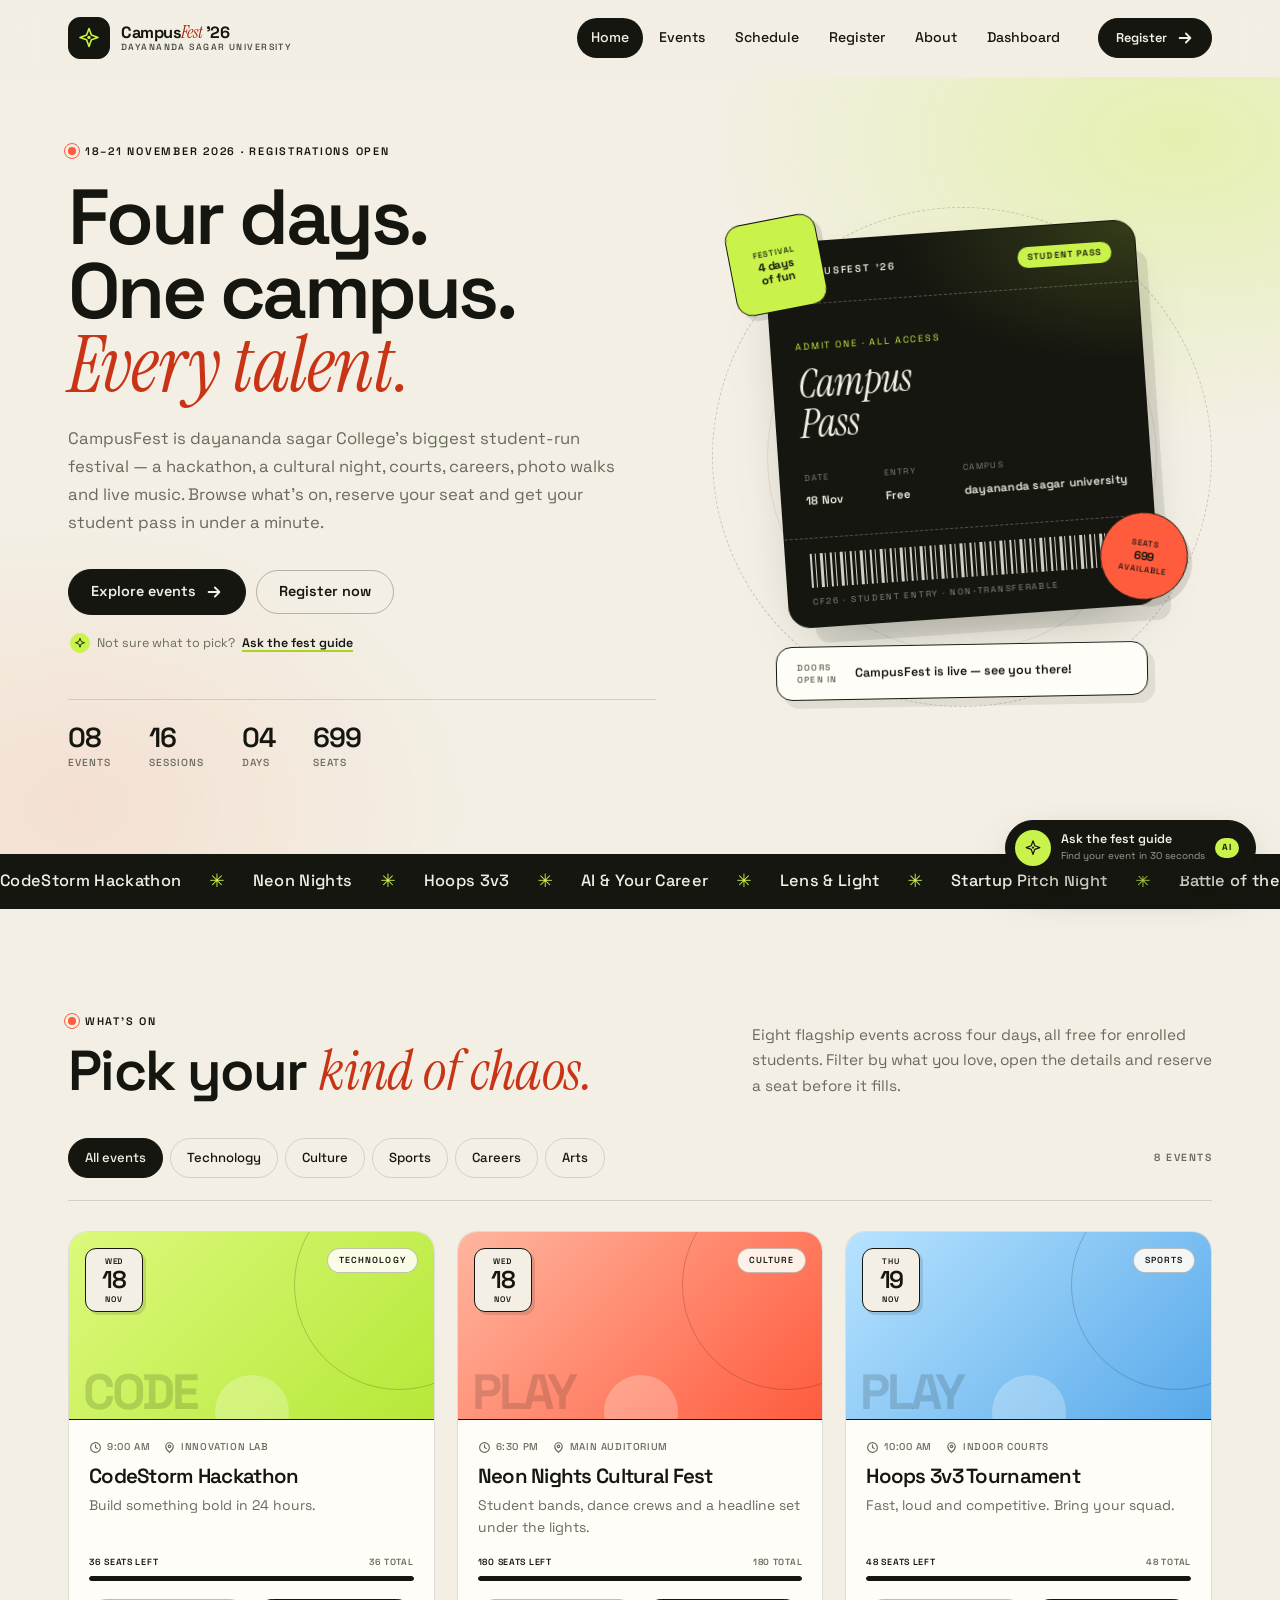
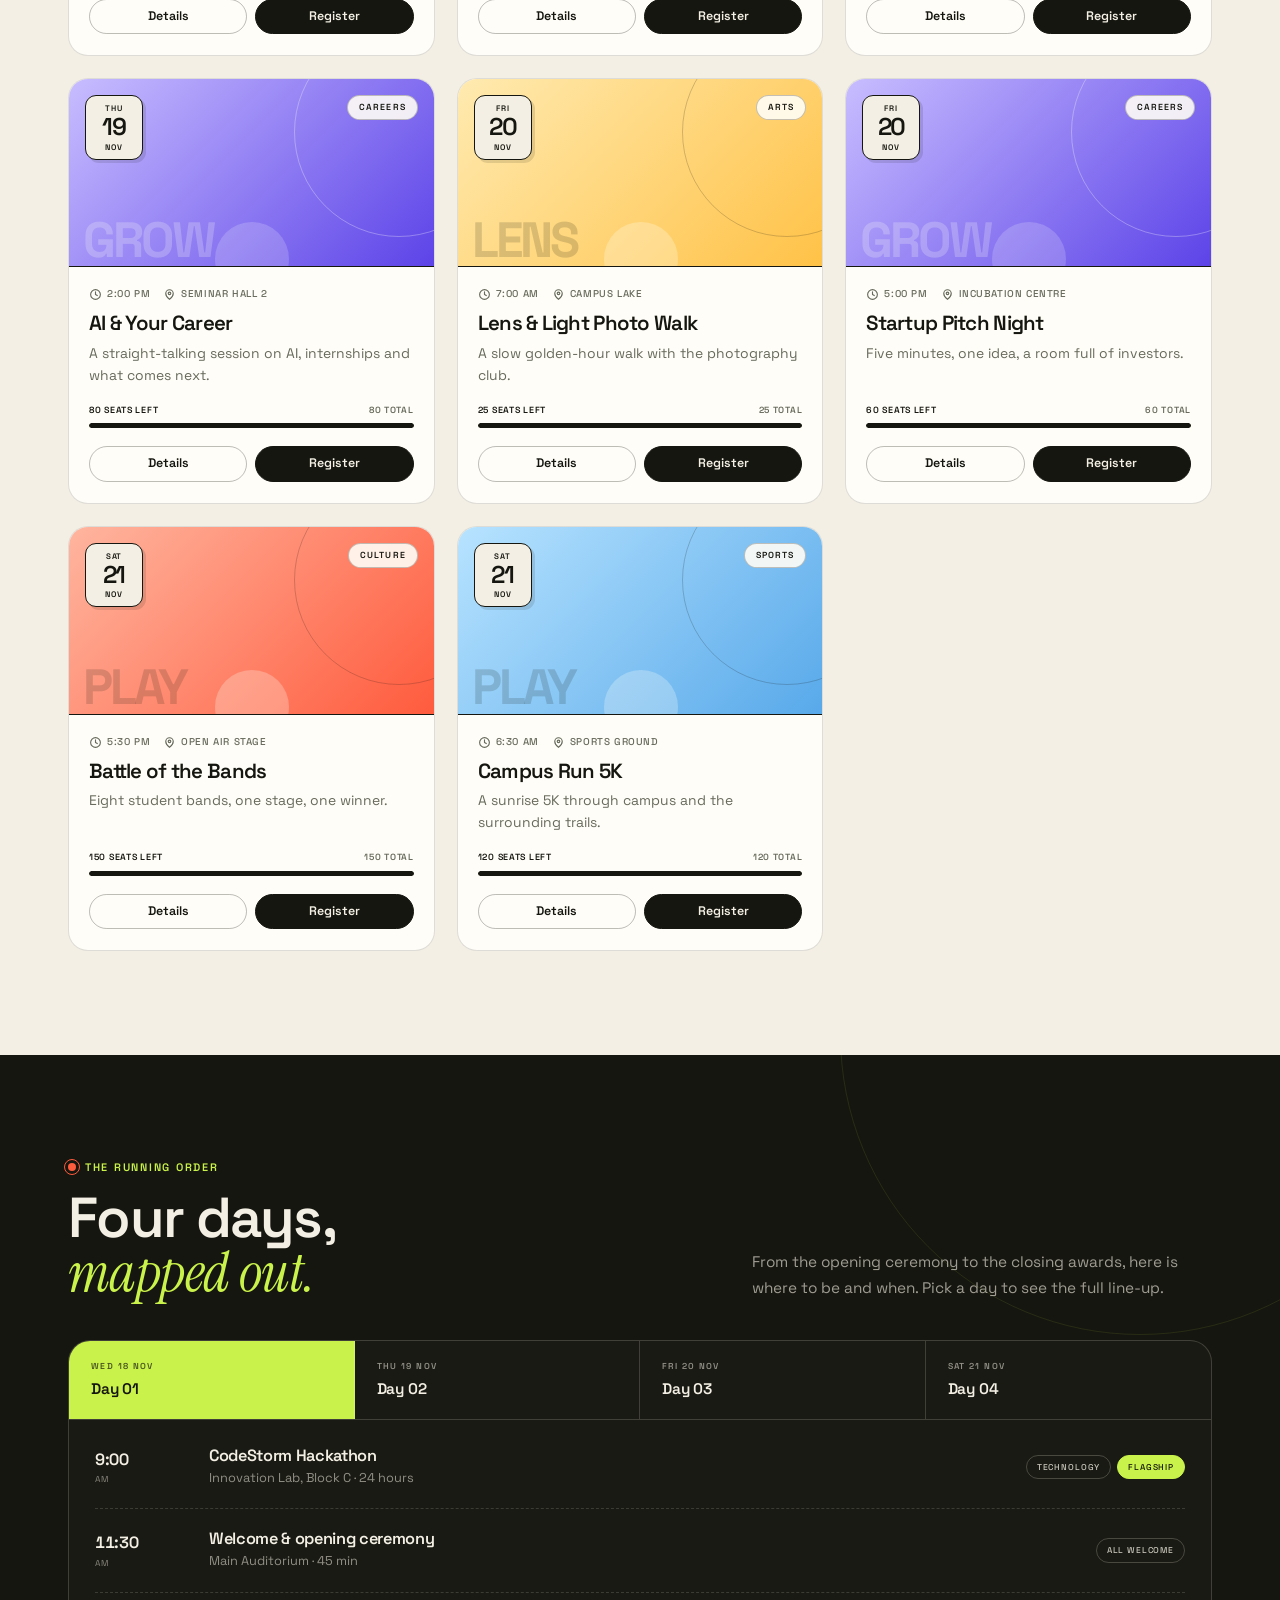
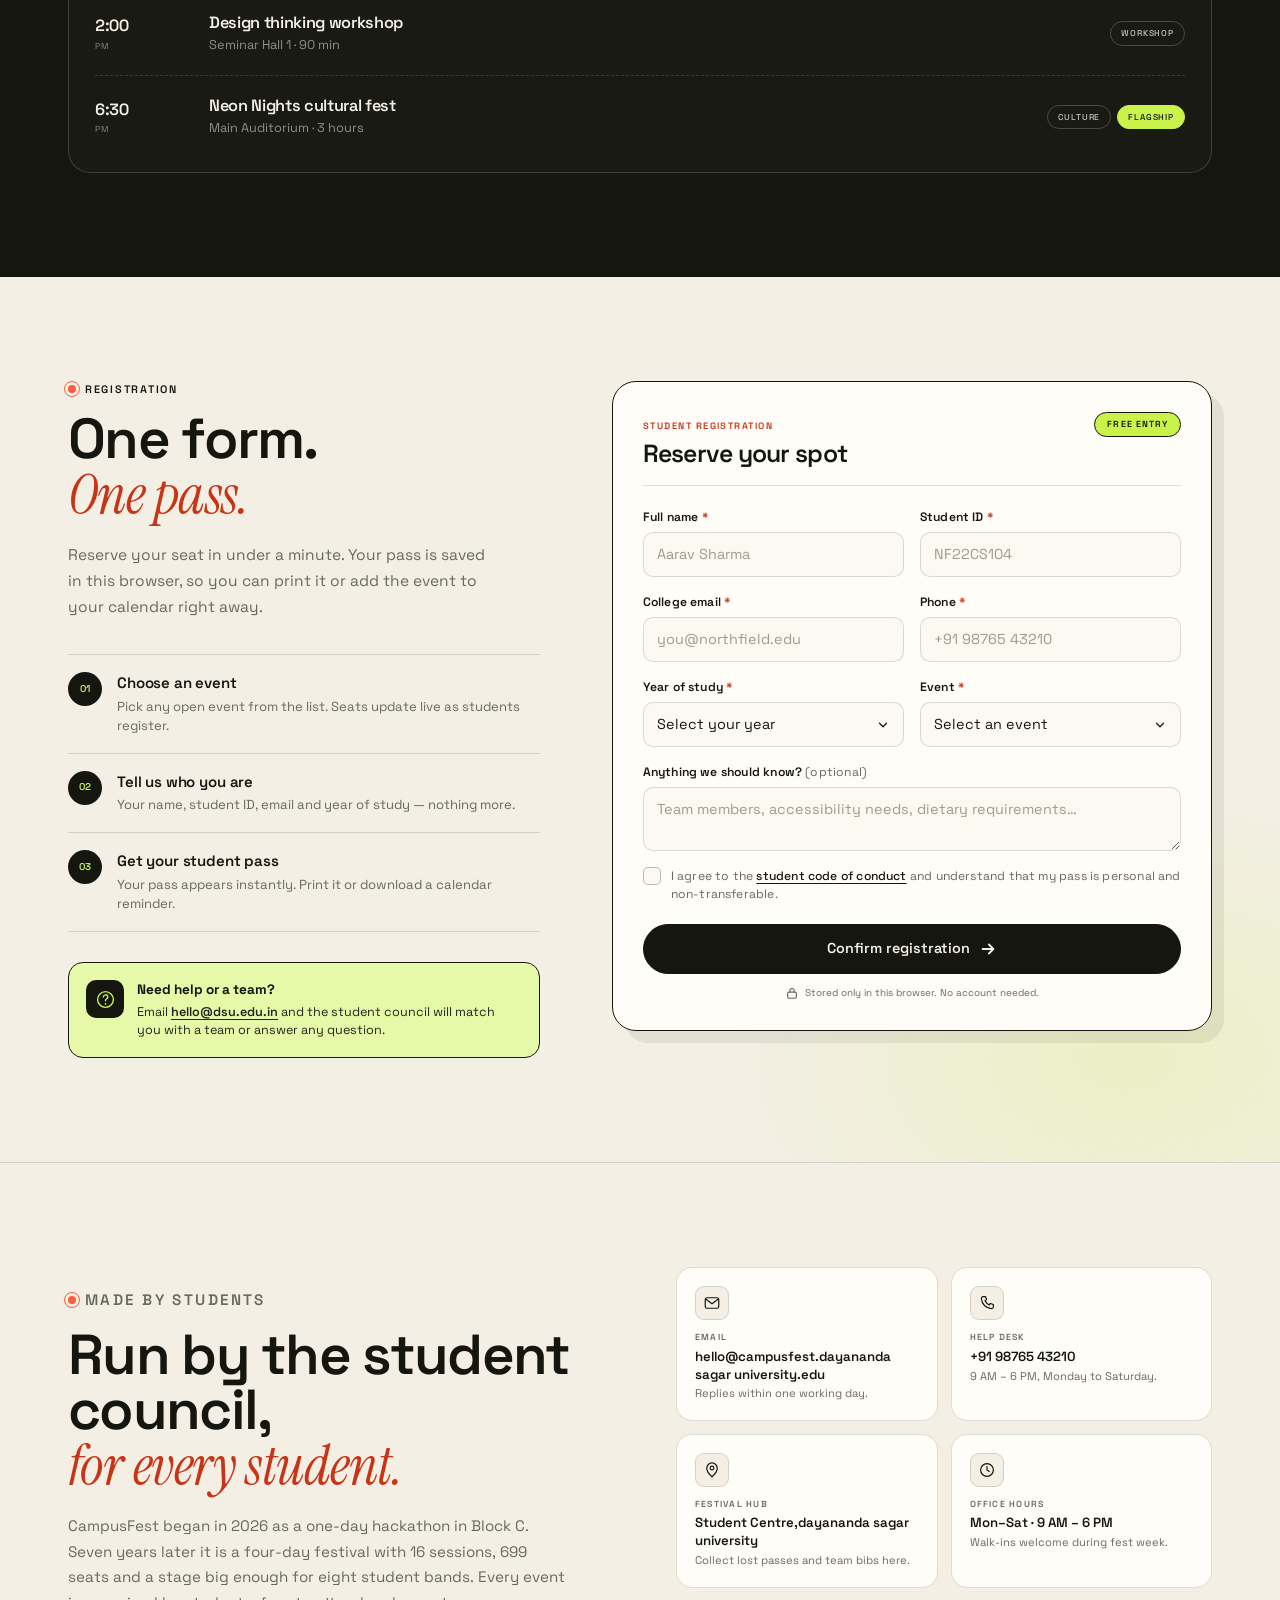
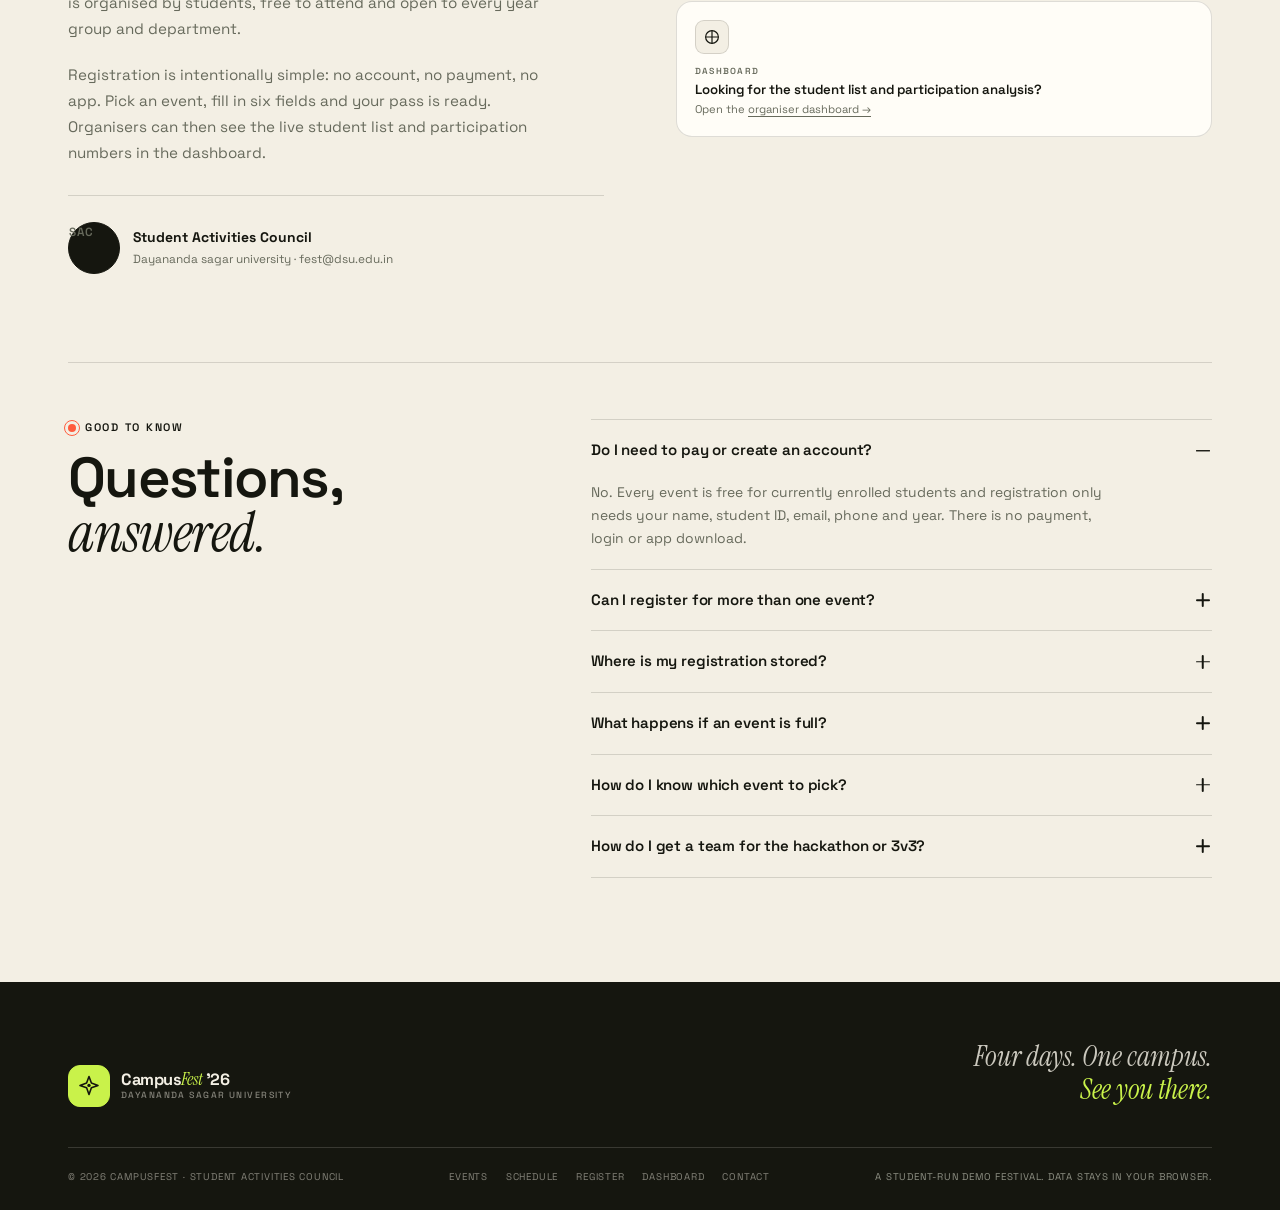
<file: index.html>
<!DOCTYPE html>
<html lang="en">
<head>
  <meta charset="utf-8">
  <meta name="viewport" content="width=device-width, initial-scale=1">
  <meta name="description" content="CampusFest '26 — Dayananda sagar university four-day festival of technology, culture, sport, careers and arts. Browse events, check the schedule and register as a student.">
  <title>CampusFest '26 — Dayananda sagar university</title>
  <link rel="preconnect" href="https://fonts.googleapis.com">
  <link rel="preconnect" href="https://fonts.gstatic.com" crossorigin>
  <link href="https://fonts.googleapis.com/css2?family=Instrument+Serif:ital@0;1&family=Space+Grotesk:wght@400;500;600;700&display=swap" rel="stylesheet">
  <link rel="stylesheet" href="styles.css?v=4">
  <link rel="stylesheet" href="chatbot.css?v=3">
</head>
<body>
  <a class="skip-link" href="#main">Skip to content</a>
  <div class="scroll-progress" aria-hidden="true"><span id="scrollBar"></span></div>

  <!-- ======================================================
       Header
       ====================================================== -->
  <header class="site-header">
    <div class="container header-inner">
      <a class="brand" href="#home">
        <span class="brand-mark" aria-hidden="true">
          <svg viewBox="0 0 24 24" fill="none">
            <path d="M12 2.5 14.4 9l6.6 2.4-6.6 2.4L12 20.5 9.6 13.8 3 11.4 9.6 9 12 2.5Z" stroke="currentColor" stroke-width="1.6" stroke-linejoin="round"/>
            <circle cx="12" cy="11.4" r="1.7" fill="currentColor"/>
          </svg>
        </span>
        <span class="brand-text">
          <span class="brand-name">Campus<em>Fest</em> '26</span>
          <span class="brand-sub">Dayananda sagar university</span>
        </span>
      </a>

      <nav class="nav" id="primaryNav" aria-label="Main navigation">
        <a class="nav-link is-active" href="#home">Home</a>
        <a class="nav-link" href="#events">Events</a>
        <a class="nav-link" href="#schedule">Schedule</a>
        <a class="nav-link" href="#register">Register</a>
        <a class="nav-link" href="#about">About</a>
        <a class="nav-link" href="admin.html">Dashboard</a>
      </nav>

      <div class="header-actions">
        <a class="btn btn-dark btn-sm header-cta" href="#register">
          Register
          <svg viewBox="0 0 20 20" fill="none" aria-hidden="true"><path d="M4 10h12M11 5l5 5-5 5" stroke="currentColor" stroke-width="2" stroke-linecap="round" stroke-linejoin="round"/></svg>
        </a>
        <button class="menu-toggle" id="menuToggle" type="button" aria-expanded="false" aria-controls="primaryNav" aria-label="Open menu">
          <span></span>
          <span></span>
        </button>
      </div>
    </div>
  </header>

  <main id="main">
    <!-- ====================================================
         Hero
         ==================================================== -->
    <section class="hero" id="home">
      <div class="container hero-grid">
        <div class="hero-copy">
          <p class="eyebrow hero-eyebrow"><span class="live-dot" aria-hidden="true"></span>18–21 November 2026 · registrations open</p>
          <h1>Four days.<br>One campus.<br><em>Every talent.</em></h1>
          <p class="hero-lede">CampusFest is dayananda sagar College's biggest student-run festival — a hackathon, a cultural night, courts, careers, photo walks and live music. Browse what's on, reserve your seat and get your student pass in under a minute.</p>
          <div class="hero-actions">
            <a class="btn btn-dark" href="#events">
              Explore events
              <svg viewBox="0 0 20 20" fill="none" aria-hidden="true"><path d="M4 10h12M11 5l5 5-5 5" stroke="currentColor" stroke-width="2" stroke-linecap="round" stroke-linejoin="round"/></svg>
            </a>
            <a class="btn btn-outline" href="#register">Register now</a>
          </div>
          <button class="hero-guide" type="button" data-chat-open>
            <span class="hero-guide-spark" aria-hidden="true">
              <svg viewBox="0 0 24 24" fill="none"><path d="M12 2.5 14.4 9l6.6 2.4-6.6 2.4L12 20.5 9.6 13.8 3 11.4 9.6 9 12 2.5Z" stroke="currentColor" stroke-width="1.8" stroke-linejoin="round"/></svg>
            </span>
            Not sure what to pick? <strong>Ask the fest guide</strong>
          </button>
          <div class="hero-stats">
            <div class="stat"><strong>08</strong><span>Events</span></div>
            <div class="stat"><strong>16</strong><span>Sessions</span></div>
            <div class="stat"><strong>04</strong><span>Days</span></div>
            <div class="stat"><strong>699</strong><span>Seats</span></div>
          </div>
        </div>

        <div class="hero-visual" aria-hidden="true">
          <span class="hero-orbit orbit-one"></span>
          <span class="hero-orbit orbit-two"></span>

          <div class="sticker sticker-lime">
            <span>Festival</span>
            <strong>4 days<br>of fun</strong>
          </div>

          <div class="pass">
            <div class="pass-head">
              <span>CampusFest '26</span>
              <span class="pass-type">Student pass</span>
            </div>
            <div class="pass-body">
              <span class="pass-kicker">Admit one · all access</span>
              <div class="pass-name">Campus<br>Pass</div>
              <div class="pass-details">
                <div><span>Date</span><strong>18 Nov</strong></div>
                <div><span>Entry</span><strong>Free</strong></div>
                <div><span>Campus</span><strong>dayananda sagar university</strong></div>
              </div>
            </div>
            <div class="pass-stub">
              <span class="pass-barcode"></span>
              <span class="pass-serial">CF26 · Student entry · Non-transferable</span>
            </div>
          </div>

          <div class="sticker sticker-coral">
            <span>Seats</span>
            <strong>699</strong>
            <span>available</span>
          </div>

          <div class="countdown-card">
            <span class="countdown-label">Doors<br>open in</span>
            <div class="countdown" id="countdown" role="timer" aria-live="off">
              <div><strong data-unit="days">00</strong><span>Days</span></div>
              <div><strong data-unit="hours">00</strong><span>Hours</span></div>
              <div><strong data-unit="minutes">00</strong><span>Mins</span></div>
              <div><strong data-unit="seconds">00</strong><span>Secs</span></div>
            </div>
          </div>
        </div>
      </div>
    </section>

    <!-- ====================================================
         Ticker
         ==================================================== -->
    <div class="ticker" aria-hidden="true">
      <div class="ticker-track">
        <span>CodeStorm Hackathon</span><i>✳</i>
        <span>Neon Nights</span><i>✳</i>
        <span>Hoops 3v3</span><i>✳</i>
        <span>AI &amp; Your Career</span><i>✳</i>
        <span>Lens &amp; Light</span><i>✳</i>
        <span>Startup Pitch Night</span><i>✳</i>
        <span>Battle of the Bands</span><i>✳</i>
        <span>Campus Run 5K</span><i>✳</i>
        <span>Free for students</span><i>✳</i>
        <span>CodeStorm Hackathon</span><i>✳</i>
        <span>Neon Nights</span><i>✳</i>
        <span>Hoops 3v3</span><i>✳</i>
        <span>AI &amp; Your Career</span><i>✳</i>
        <span>Lens &amp; Light</span><i>✳</i>
        <span>Startup Pitch Night</span><i>✳</i>
        <span>Battle of the Bands</span><i>✳</i>
        <span>Campus Run 5K</span><i>✳</i>
        <span>Free for students</span><i>✳</i>
      </div>
    </div>

    <!-- ====================================================
         Events
         ==================================================== -->
    <section class="section events" id="events">
      <div class="container">
        <div class="section-head reveal">
          <div>
            <p class="eyebrow"><span class="live-dot" aria-hidden="true"></span>What's on</p>
            <h2>Pick your <em>kind of chaos.</em></h2>
          </div>
          <p class="section-lede">Eight flagship events across four days, all free for enrolled students. Filter by what you love, open the details and reserve a seat before it fills.</p>
        </div>

        <div class="filter-row reveal">
          <div class="filters" role="group" aria-label="Filter events by category">
            <button class="filter is-active" type="button" data-filter="all" aria-pressed="true">All events</button>
            <button class="filter" type="button" data-filter="technology" aria-pressed="false">Technology</button>
            <button class="filter" type="button" data-filter="culture" aria-pressed="false">Culture</button>
            <button class="filter" type="button" data-filter="sports" aria-pressed="false">Sports</button>
            <button class="filter" type="button" data-filter="careers" aria-pressed="false">Careers</button>
            <button class="filter" type="button" data-filter="arts" aria-pressed="false">Arts</button>
          </div>
          <span class="result-count" id="resultCount">8 events</span>
        </div>

        <div class="event-grid" id="eventGrid"></div>
        <p class="empty-state" id="emptyState" hidden>No events in this category yet — try another filter.</p>
      </div>
    </section>

    <!-- ====================================================
         Schedule
         ==================================================== -->
    <section class="section schedule" id="schedule">
      <div class="container">
        <div class="section-head section-head-light reveal">
          <div>
            <p class="eyebrow eyebrow-light"><span class="live-dot" aria-hidden="true"></span>The running order</p>
            <h2>Four days,<br><em>mapped out.</em></h2>
          </div>
          <p class="section-lede">From the opening ceremony to the closing awards, here is where to be and when. Pick a day to see the full line-up.</p>
        </div>

        <div class="schedule-shell reveal">
          <div class="day-tabs" role="tablist" aria-label="Schedule by day">
            <button class="day-tab is-active" type="button" role="tab" data-day="day1" id="day1-tab" aria-controls="day1-panel" aria-selected="true">
              <span>Wed 18 Nov</span><strong>Day 01</strong>
            </button>
            <button class="day-tab" type="button" role="tab" data-day="day2" id="day2-tab" aria-controls="day2-panel" aria-selected="false" tabindex="-1">
              <span>Thu 19 Nov</span><strong>Day 02</strong>
            </button>
            <button class="day-tab" type="button" role="tab" data-day="day3" id="day3-tab" aria-controls="day3-panel" aria-selected="false" tabindex="-1">
              <span>Fri 20 Nov</span><strong>Day 03</strong>
            </button>
            <button class="day-tab" type="button" role="tab" data-day="day4" id="day4-tab" aria-controls="day4-panel" aria-selected="false" tabindex="-1">
              <span>Sat 21 Nov</span><strong>Day 04</strong>
            </button>
          </div>
          <div class="day-panel is-active" data-panel="day1" id="day1-panel" role="tabpanel" aria-labelledby="day1-tab"></div>
          <div class="day-panel" data-panel="day2" id="day2-panel" role="tabpanel" aria-labelledby="day2-tab" hidden></div>
          <div class="day-panel" data-panel="day3" id="day3-panel" role="tabpanel" aria-labelledby="day3-tab" hidden></div>
          <div class="day-panel" data-panel="day4" id="day4-panel" role="tabpanel" aria-labelledby="day4-tab" hidden></div>
        </div>
      </div>
    </section>

    <!-- ====================================================
         Registration
         ==================================================== -->
    <section class="section register" id="register">
      <div class="container register-grid">
        <div class="register-intro reveal">
          <p class="eyebrow"><span class="live-dot" aria-hidden="true"></span>Registration</p>
          <h2>One form.<br><em>One pass.</em></h2>
          <p class="register-lede">Reserve your seat in under a minute. Your pass is saved in this browser, so you can print it or add the event to your calendar right away.</p>

          <ol class="steps">
            <li>
              <span class="step-num">01</span>
              <div><strong>Choose an event</strong><p>Pick any open event from the list. Seats update live as students register.</p></div>
            </li>
            <li>
              <span class="step-num">02</span>
              <div><strong>Tell us who you are</strong><p>Your name, student ID, email and year of study — nothing more.</p></div>
            </li>
            <li>
              <span class="step-num">03</span>
              <div><strong>Get your student pass</strong><p>Your pass appears instantly. Print it or download a calendar reminder.</p></div>
            </li>
          </ol>

          <div class="help-card">
            <span class="help-icon" aria-hidden="true">
              <svg viewBox="0 0 24 24" fill="none"><path d="M12 21a9 9 0 1 0 0-18 9 9 0 0 0 0 18Z" stroke="currentColor" stroke-width="1.6"/><path d="M9.6 9.2a2.5 2.5 0 1 1 3.4 2.3c-.7.3-1 .9-1 1.7v.3" stroke="currentColor" stroke-width="1.6" stroke-linecap="round"/><circle cx="12" cy="17" r="1" fill="currentColor"/></svg>
            </span>
            <div>
              <strong>Need help or a team?</strong>
              <p>Email <a href="mailto:hello@dsu.edu.in">hello@dsu.edu.in</a> and the student council will match you with a team or answer any question.</p>
            </div>
          </div>
        </div>

        <div class="form-card reveal" id="formCard">
          <div class="form-head">
            <div>
              <span class="form-kicker">Student registration</span>
              <h3>Reserve your spot</h3>
            </div>
            <span class="form-badge">Free entry</span>
          </div>

          <form id="registrationForm" novalidate>
            <div class="form-alert" id="formAlert" role="alert" hidden></div>

            <div class="field-row">
              <div class="field">
                <label for="fullName">Full name <span class="req">*</span></label>
                <input id="fullName" name="fullName" type="text" autocomplete="name" placeholder="Aarav Sharma" required>
                <p class="field-error" id="fullNameError"></p>
              </div>
              <div class="field">
                <label for="studentId">Student ID <span class="req">*</span></label>
                <input id="studentId" name="studentId" type="text" placeholder="NF22CS104" required>
                <p class="field-error" id="studentIdError"></p>
              </div>
            </div>

            <div class="field-row">
              <div class="field">
                <label for="email">College email <span class="req">*</span></label>
                <input id="email" name="email" type="email" autocomplete="email" placeholder="you@northfield.edu" required>
                <p class="field-error" id="emailError"></p>
              </div>
              <div class="field">
                <label for="phone">Phone <span class="req">*</span></label>
                <input id="phone" name="phone" type="tel" autocomplete="tel" placeholder="+91 98765 43210" required>
                <p class="field-error" id="phoneError"></p>
              </div>
            </div>

            <div class="field-row">
              <div class="field">
                <label for="year">Year of study <span class="req">*</span></label>
                <select id="year" name="year" required>
                  <option value="">Select your year</option>
                  <option value="1st year">1st year</option>
                  <option value="2nd year">2nd year</option>
                  <option value="3rd year">3rd year</option>
                  <option value="4th year">4th year</option>
                  <option value="Postgraduate">Postgraduate</option>
                </select>
                <p class="field-error" id="yearError"></p>
              </div>
              <div class="field">
                <label for="eventSelect">Event <span class="req">*</span></label>
                <select id="eventSelect" name="eventId" required>
                  <option value="">Select an event</option>
                </select>
                <p class="field-error" id="eventSelectError"></p>
              </div>
            </div>

            <div class="field">
              <label for="notes">Anything we should know? <span class="optional">(optional)</span></label>
              <textarea id="notes" name="notes" rows="2" placeholder="Team members, accessibility needs, dietary requirements…"></textarea>
            </div>

            <div class="check-field">
              <label class="check" for="terms">
                <input id="terms" name="terms" type="checkbox" required>
                <span>I agree to the <a href="#about">student code of conduct</a> and understand that my pass is personal and non-transferable.</span>
              </label>
              <p class="field-error" id="termsError"></p>
            </div>

            <button class="btn btn-dark btn-block btn-submit" type="submit">
              Confirm registration
              <svg viewBox="0 0 20 20" fill="none" aria-hidden="true"><path d="M4 10h12M11 5l5 5-5 5" stroke="currentColor" stroke-width="2" stroke-linecap="round" stroke-linejoin="round"/></svg>
            </button>
            <p class="form-footnote">
              <svg viewBox="0 0 16 16" fill="none" aria-hidden="true"><rect x="3" y="7" width="10" height="7" rx="1.6" stroke="currentColor" stroke-width="1.3"/><path d="M5.5 7V5.4a2.5 2.5 0 0 1 5 0V7" stroke="currentColor" stroke-width="1.3"/></svg>
              Stored only in this browser. No account needed.
            </p>
          </form>

          <div class="success" id="successPanel" tabindex="-1" role="status" aria-live="polite" hidden>
            <div class="success-icon" aria-hidden="true">
              <svg viewBox="0 0 24 24" fill="none"><path d="M4 12.5 9.5 18 20 6.5" stroke="currentColor" stroke-width="2.4" stroke-linecap="round" stroke-linejoin="round"/></svg>
            </div>
            <p class="eyebrow">You're on the list</p>
            <h3>See you there, <span id="successFirstName">friend</span>.</h3>
            <p class="success-lede">Your seat is confirmed. Show this pass at the door along with your student ID. A copy has been saved in this browser.</p>

            <div class="mini-pass">
              <div class="mini-pass-top">
                <span>CampusFest '26 · Student pass</span>
                <span class="mini-pass-status">Confirmed</span>
              </div>
              <div class="mini-pass-body">
                <div class="mini-pass-event" id="successEvent">Event name</div>
                <div class="mini-pass-name" id="successName">Student name</div>
                <div class="mini-pass-grid">
                  <div><span>When</span><strong id="successWhen">Date</strong></div>
                  <div><span>Where</span><strong id="successWhere">Venue</strong></div>
                  <div><span>Pass ID</span><strong id="successId">CF26-XXXXXX</strong></div>
                </div>
              </div>
              <div class="mini-pass-stub">
                <span class="pass-barcode"></span>
                <span id="successStudentId">NF00AA000</span>
              </div>
            </div>

            <div class="success-actions">
              <button class="btn btn-dark btn-sm" id="calendarBtn" type="button">
                <svg viewBox="0 0 20 20" fill="none" aria-hidden="true"><rect x="3" y="4.5" width="14" height="12" rx="2" stroke="currentColor" stroke-width="1.6"/><path d="M3 8.5h14M7 3v3M13 3v3" stroke="currentColor" stroke-width="1.6" stroke-linecap="round"/></svg>
                Add to calendar
              </button>
              <button class="btn btn-outline btn-sm" id="printBtn" type="button">
                <svg viewBox="0 0 20 20" fill="none" aria-hidden="true"><path d="M5.5 7V3.5h9V7M5.5 14H3.5v-5h13v5H14.5" stroke="currentColor" stroke-width="1.6" stroke-linecap="round" stroke-linejoin="round"/><rect x="5.5" y="11.5" width="9" height="5" stroke="currentColor" stroke-width="1.6"/></svg>
                Print pass
              </button>
              <button class="btn btn-ghost btn-sm" id="anotherBtn" type="button">Register another</button>
            </div>
            <p class="success-note">Want to see everyone who has registered? Open the <a href="admin.html">organiser dashboard</a> for the student list and participation analysis.</p>
          </div>
        </div>
      </div>
    </section>

    <!-- ====================================================
         About, contact & FAQ
         ==================================================== -->
    <section class="section about" id="about">
      <div class="container">
        <div class="about-grid">
          <div class="about-copy reveal">
            <p class="eyebrow"><span class="live-dot" aria-hidden="true"></span>Made by students</p>
            <h2>Run by the student council,<br><em>for every student.</em></h2>
            <p>CampusFest began in 2026 as a one-day hackathon in Block C. Seven years later it is a four-day festival with 16 sessions, 699 seats and a stage big enough for eight student bands. Every event is organised by students, free to attend and open to every year group and department.</p>
            <p>Registration is intentionally simple: no account, no payment, no app. Pick an event, fill in six fields and your pass is ready. Organisers can then see the live student list and participation numbers in the dashboard.</p>

            <div class="organiser">
              <span class="organiser-mark" aria-hidden="true">SAC</span>
              <div>
                <strong>Student Activities Council</strong>
                <span>Dayananda sagar university · fest@dsu.edu.in</span>
              </div>
            </div>
          </div>

          <div class="reveal">
            <div class="contact-grid">
              <a class="contact-card" href="mailto:hello@campusfest.dsu.edu.in">
                <span class="contact-icon" aria-hidden="true">
                  <svg viewBox="0 0 24 24" fill="none"><rect x="3" y="5" width="18" height="14" rx="2.4" stroke="currentColor" stroke-width="1.6"/><path d="m4 7 8 6 8-6" stroke="currentColor" stroke-width="1.6" stroke-linecap="round" stroke-linejoin="round"/></svg>
                </span>
                <span class="contact-label">Email</span>
                <strong>hello@campusfest.dayananda sagar university.edu</strong>
                <span class="contact-note">Replies within one working day.</span>
              </a>

              <a class="contact-card" href="tel:+919876543210">
                <span class="contact-icon" aria-hidden="true">
                  <svg viewBox="0 0 24 24" fill="none"><path d="M7 3.5h3l1.4 4-2 1.4a12 12 0 0 0 5.7 5.7l1.4-2 4 1.4v3A2.5 2.5 0 0 1 18 19.5C10.5 19 5 13.5 4.5 6A2.5 2.5 0 0 1 7 3.5Z" stroke="currentColor" stroke-width="1.6" stroke-linejoin="round"/></svg>
                </span>
                <span class="contact-label">Help desk</span>
                <strong>+91 98765 43210</strong>
                <span class="contact-note">9 AM – 6 PM, Monday to Saturday.</span>
              </a>

              <div class="contact-card">
                <span class="contact-icon" aria-hidden="true">
                  <svg viewBox="0 0 24 24" fill="none"><path d="M12 21s7-6.2 7-11.4A7 7 0 0 0 5 9.6C5 14.8 12 21 12 21Z" stroke="currentColor" stroke-width="1.6"/><circle cx="12" cy="9.4" r="2.5" stroke="currentColor" stroke-width="1.6"/></svg>
                </span>
                <span class="contact-label">Festival hub</span>
                <strong>Student Centre,dayananda sagar university</strong>
                <span class="contact-note">Collect lost passes and team bibs here.</span>
              </div>

              <div class="contact-card">
                <span class="contact-icon" aria-hidden="true">
                  <svg viewBox="0 0 24 24" fill="none"><circle cx="12" cy="12" r="8.5" stroke="currentColor" stroke-width="1.6"/><path d="M12 7.5V12l3 2" stroke="currentColor" stroke-width="1.6" stroke-linecap="round"/></svg>
                </span>
                <span class="contact-label">Office hours</span>
                <strong>Mon–Sat · 9 AM – 6 PM</strong>
                <span class="contact-note">Walk-ins welcome during fest week.</span>
              </div>

              <div class="contact-card contact-card-wide">
                <span class="contact-icon" aria-hidden="true">
                  <svg viewBox="0 0 24 24" fill="none"><path d="M4 12h16M12 4v16" stroke="currentColor" stroke-width="1.6" stroke-linecap="round"/><circle cx="12" cy="12" r="8.5" stroke="currentColor" stroke-width="1.6"/></svg>
                </span>
                <span class="contact-label">Dashboard</span>
                <strong>Looking for the student list and participation analysis?</strong>
                <span class="contact-note">Open the <a href="admin.html">organiser dashboard →</a></span>
              </div>
            </div>
          </div>
        </div>

        <div class="faq-wrap">
          <div class="faq-head reveal">
            <p class="eyebrow"><span class="live-dot" aria-hidden="true"></span>Good to know</p>
            <h2>Questions,<br><em>answered.</em></h2>
          </div>
          <div class="faq-list reveal">
            <details class="faq" open>
              <summary>Do I need to pay or create an account?<span class="faq-plus" aria-hidden="true"></span></summary>
              <p>No. Every event is free for currently enrolled students and registration only needs your name, student ID, email, phone and year. There is no payment, login or app download.</p>
            </details>
            <details class="faq">
              <summary>Can I register for more than one event?<span class="faq-plus" aria-hidden="true"></span></summary>
              <p>Yes — and you should. Each registration creates a separate pass, so register once per event. Use the “Register another” button on your pass to start the next one.</p>
            </details>
            <details class="faq">
              <summary>Where is my registration stored?<span class="faq-plus" aria-hidden="true"></span></summary>
              <p>In your own browser's local storage. Nothing is uploaded to a server. That means your pass stays on this device and the organiser dashboard shows only registrations made in this browser.</p>
            </details>
            <details class="faq">
              <summary>What happens if an event is full?<span class="faq-plus" aria-hidden="true"></span></summary>
              <p>Full events are marked and cannot be selected. Seats update as people register, so check back — a cancelled registration releases a seat immediately.</p>
            </details>
            <details class="faq">
              <summary>How do I know which event to pick?<span class="faq-plus" aria-hidden="true"></span></summary>
              <p>Tap “Ask the fest guide” in the corner (or the link under the hero buttons). Tell it what you enjoy — coding, music, sport, careers, photography — and it will suggest an event, answer questions about times, venues, seats and what to bring, and pre-fill the registration form when you choose one.</p>
            </details>
            <details class="faq">
              <summary>How do I get a team for the hackathon or 3v3?<span class="faq-plus" aria-hidden="true"></span></summary>
              <p>Register as an individual and add a note in the form, or email the student council. We match solo builders and players with teams in the week before the festival.</p>
            </details>
          </div>
        </div>
      </div>
    </section>
  </main>

  <!-- ======================================================
       Footer
       ====================================================== -->
  <footer class="site-footer">
    <div class="container">
      <div class="footer-top">
        <a class="brand brand-light" href="#home">
          <span class="brand-mark" aria-hidden="true">
            <svg viewBox="0 0 24 24" fill="none">
              <path d="M12 2.5 14.4 9l6.6 2.4-6.6 2.4L12 20.5 9.6 13.8 3 11.4 9.6 9 12 2.5Z" stroke="currentColor" stroke-width="1.6" stroke-linejoin="round"/>
              <circle cx="12" cy="11.4" r="1.7" fill="currentColor"/>
            </svg>
          </span>
          <span class="brand-text">
            <span class="brand-name">Campus<em>Fest</em> '26</span>
            <span class="brand-sub">Dayananda sagar university</span>
          </span>
        </a>
        <p class="footer-tag">Four days. One campus.<br><em>See you there.</em></p>
      </div>
      <div class="footer-bottom">
        <span>© <span id="footerYear">2026</span> CampusFest · Student Activities Council</span>
        <div class="footer-links">
          <a href="#events">Events</a>
          <a href="#schedule">Schedule</a>
          <a href="#register">Register</a>
          <a href="admin.html">Dashboard</a>
          <a href="mailto:hello@campusfest.dsu.edu">Contact </a>
        </div>
        <span class="footer-note">A student-run demo festival. Data stays in your browser.</span>
      </div>
    </div>
  </footer>

  <!-- ======================================================
       Event dialog & toast
       ====================================================== -->
  <dialog class="event-dialog" id="eventDialog" aria-labelledby="dialogTitle">
    <div class="dialog-inner">
      <button class="dialog-close" id="dialogClose" type="button" aria-label="Close event details">
        <svg viewBox="0 0 20 20" fill="none" aria-hidden="true"><path d="m5 5 10 10M15 5 5 15" stroke="currentColor" stroke-width="1.8" stroke-linecap="round"/></svg>
      </button>
      <div id="dialogContent"></div>
    </div>
  </dialog>

  <div class="toast" id="toast" role="status" aria-live="polite"></div>

  <!-- ======================================================
       Festival guide chat assistant
       ====================================================== -->
  <div class="chatbot">
    <button class="chat-launcher" id="chatLauncher" type="button" aria-expanded="false" aria-controls="chatPanel" aria-haspopup="dialog">
      <span class="chat-launcher-icon" aria-hidden="true">
        <svg viewBox="0 0 24 24" fill="none"><path d="M12 2.5 14.4 9l6.6 2.4-6.6 2.4L12 20.5 9.6 13.8 3 11.4 9.6 9 12 2.5Z" stroke="currentColor" stroke-width="1.7" stroke-linejoin="round"/><circle cx="12" cy="11.4" r="1.5" fill="currentColor"/></svg>
      </span>
      <span class="chat-launcher-text">
        <strong>Ask the fest guide</strong>
        <small>Find your event in 30 seconds</small>
      </span>
      <span class="chat-launcher-badge" aria-hidden="true">AI</span>
    </button>

    <section class="chat-panel" id="chatPanel" role="dialog" aria-modal="false" aria-labelledby="chatTitle" hidden>
      <header class="chat-head">
        <div class="chat-identity">
          <span class="chat-avatar" aria-hidden="true">
            <svg viewBox="0 0 24 24" fill="none"><path d="M12 2.5 14.4 9l6.6 2.4-6.6 2.4L12 20.5 9.6 13.8 3 11.4 9.6 9 12 2.5Z" stroke="currentColor" stroke-width="1.7" stroke-linejoin="round"/><circle cx="12" cy="11.4" r="1.5" fill="currentColor"/></svg>
          </span>
          <div>
            <strong id="chatTitle">Festival guide</strong>
            <span><span class="chat-status-dot" aria-hidden="true"></span>Knows all 8 events · offline demo</span>
          </div>
        </div>
        <button class="chat-close" id="chatClose" type="button" aria-label="Close festival guide">
          <svg viewBox="0 0 20 20" fill="none" aria-hidden="true"><path d="m5 5 10 10M15 5 5 15" stroke="currentColor" stroke-width="1.8" stroke-linecap="round"/></svg>
        </button>
      </header>

      <div class="chat-log" id="chatLog" role="log" aria-live="polite" aria-relevant="additions" tabindex="0"></div>
      <div class="chat-quick" id="chatQuick" role="group" aria-label="Suggested replies" hidden></div>

      <form class="chat-form" id="chatForm">
        <label class="sr-only" for="chatInput">Ask about events</label>
        <input id="chatInput" type="text" autocomplete="off" placeholder="Ask about an event, or what suits you…" maxlength="240">
        <button class="chat-send" type="submit" aria-label="Send message">
          <svg viewBox="0 0 20 20" fill="none" aria-hidden="true"><path d="M3 10h13M11 5l5 5-5 5" stroke="currentColor" stroke-width="1.8" stroke-linecap="round" stroke-linejoin="round"/></svg>
        </button>
      </form>
      <p class="chat-foot">Offline demo assistant · answers use this site's event data.</p>
    </section>
  </div>

  <script src="app.js?v=2"></script>
  <script src="chatbot.js?v=5"></script>
</body>
</html>
</file>
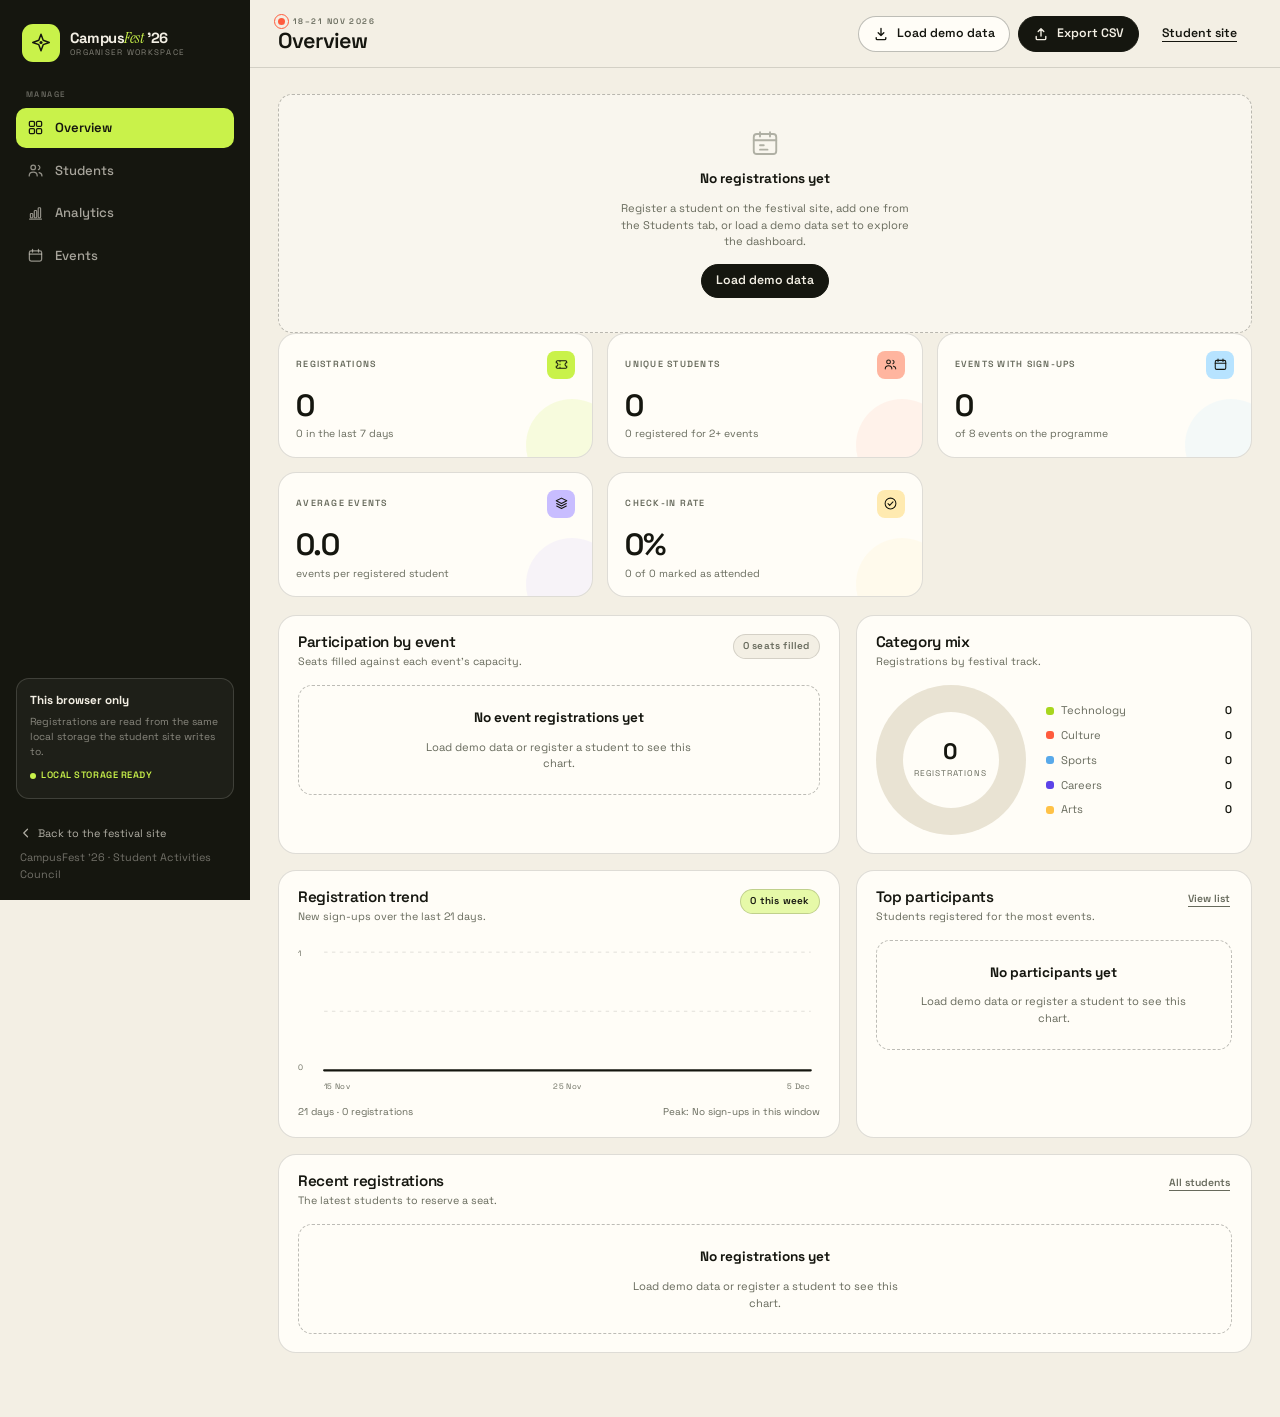
<file: admin.html>
<!DOCTYPE html>
<html lang="en">
<head>
  <meta charset="utf-8">
  <meta name="viewport" content="width=device-width, initial-scale=1">
  <meta name="description" content="CampusFest '26 organiser dashboard — student list, event capacity and participation analysis.">
  <title>Organiser Dashboard — CampusFest '26</title>
  <link rel="preconnect" href="https://fonts.googleapis.com">
  <link rel="preconnect" href="https://fonts.gstatic.com" crossorigin>
  <link href="https://fonts.googleapis.com/css2?family=Instrument+Serif:ital@0;1&family=Space+Grotesk:wght@400;500;600;700&display=swap" rel="stylesheet">
  <link rel="stylesheet" href="admin.css?v=3">
</head>
<body>
  <a class="skip-link" href="#dashboardMain">Skip to dashboard</a>

  <div class="admin-shell">
    <!-- ====================================================
         Sidebar
         ==================================================== -->
    <aside class="admin-sidebar">
      <a class="admin-brand" href="index.html">
        <span class="admin-brand-mark" aria-hidden="true">
          <svg viewBox="0 0 24 24" fill="none">
            <path d="M12 2.5 14.4 9l6.6 2.4-6.6 2.4L12 20.5 9.6 13.8 3 11.4 9.6 9 12 2.5Z" stroke="currentColor" stroke-width="1.6" stroke-linejoin="round"/>
            <circle cx="12" cy="11.4" r="1.7" fill="currentColor"/>
          </svg>
        </span>
        <span class="admin-brand-text">
          <span class="admin-brand-name">Campus<em>Fest</em> '26</span>
          <span class="admin-brand-sub">Organiser workspace</span>
        </span>
      </a>

      <div>
        <p class="admin-nav-label">Manage</p>
        <nav class="admin-nav" aria-label="Dashboard sections">
          <button class="admin-nav-link is-active" type="button" data-view="overview">
            <svg viewBox="0 0 20 20" fill="none" aria-hidden="true"><rect x="2.8" y="2.8" width="6" height="6" rx="1.4" stroke="currentColor" stroke-width="1.5"/><rect x="11.2" y="2.8" width="6" height="6" rx="1.4" stroke="currentColor" stroke-width="1.5"/><rect x="2.8" y="11.2" width="6" height="6" rx="1.4" stroke="currentColor" stroke-width="1.5"/><rect x="11.2" y="11.2" width="6" height="6" rx="1.4" stroke="currentColor" stroke-width="1.5"/></svg>
            <span>Overview</span>
          </button>
          <button class="admin-nav-link" type="button" data-view="students">
            <svg viewBox="0 0 20 20" fill="none" aria-hidden="true"><circle cx="7.3" cy="6.4" r="2.7" stroke="currentColor" stroke-width="1.5"/><path d="M2.6 16.4c0-2.6 2.1-4.4 4.7-4.4s4.7 1.8 4.7 4.4" stroke="currentColor" stroke-width="1.5" stroke-linecap="round"/><path d="M13.4 4.1a2.6 2.6 0 0 1 0 4.9M14.3 12.4c2 .4 3.3 2 3.3 4" stroke="currentColor" stroke-width="1.5" stroke-linecap="round"/></svg>
            <span>Students</span>
          </button>
          <button class="admin-nav-link" type="button" data-view="analytics">
            <svg viewBox="0 0 20 20" fill="none" aria-hidden="true"><path d="M3 16.5h14" stroke="currentColor" stroke-width="1.5" stroke-linecap="round"/><rect x="4" y="10" width="2.8" height="5" rx=".8" stroke="currentColor" stroke-width="1.4"/><rect x="8.6" y="6.5" width="2.8" height="8.5" rx=".8" stroke="currentColor" stroke-width="1.4"/><rect x="13.2" y="3.2" width="2.8" height="11.8" rx=".8" stroke="currentColor" stroke-width="1.4"/></svg>
            <span>Analytics</span>
          </button>
          <button class="admin-nav-link" type="button" data-view="events">
            <svg viewBox="0 0 20 20" fill="none" aria-hidden="true"><rect x="2.8" y="4.5" width="14.4" height="12" rx="2" stroke="currentColor" stroke-width="1.5"/><path d="M2.8 8.3h14.4M6.5 2.8v3.1M13.5 2.8v3.1" stroke="currentColor" stroke-width="1.5" stroke-linecap="round"/></svg>
            <span>Events</span>
          </button>
        </nav>
      </div>

      <div class="sidebar-spacer"></div>

      <div class="sidebar-card" id="storageCard">
        <strong>This browser only</strong>
        <p>Registrations are read from the same local storage the student site writes to.</p>
        <span class="storage-state" id="storageState">Local storage ready</span>
      </div>

      <div class="sidebar-foot">
        <a href="index.html">
          <svg viewBox="0 0 16 16" fill="none" width="12" height="12" aria-hidden="true"><path d="M10 3 5 8l5 5" stroke="currentColor" stroke-width="1.6" stroke-linecap="round" stroke-linejoin="round"/></svg>
          Back to the festival site
        </a>
        <span>CampusFest '26 · Student Activities Council</span>
      </div>
    </aside>

    <!-- ====================================================
         Main
         ==================================================== -->
    <div class="admin-main">
      <header class="admin-topbar">
        <div class="topbar-title">
          <p class="eyebrow"><span class="live-dot" aria-hidden="true"></span>18–21 Nov 2026</p>
          <h1 id="viewTitle">Overview</h1>
        </div>
        <div class="topbar-actions">
          <button class="btn btn-outline btn-sm" type="button" id="seedBtn">
            <svg viewBox="0 0 20 20" fill="none" aria-hidden="true"><path d="M10 3v9M6.5 8.5 10 12l3.5-3.5" stroke="currentColor" stroke-width="1.7" stroke-linecap="round" stroke-linejoin="round"/><path d="M4 14.5v1A1.5 1.5 0 0 0 5.5 17h9a1.5 1.5 0 0 0 1.5-1.5v-1" stroke="currentColor" stroke-width="1.7" stroke-linecap="round"/></svg>
            Load demo data
          </button>
          <button class="btn btn-dark btn-sm" type="button" id="exportBtn">
            <svg viewBox="0 0 20 20" fill="none" aria-hidden="true"><path d="M10 12.5v-9M6.5 7 10 3.5 13.5 7" stroke="currentColor" stroke-width="1.7" stroke-linecap="round" stroke-linejoin="round"/><path d="M4 13v2.5A1.5 1.5 0 0 0 5.5 17h9a1.5 1.5 0 0 0 1.5-1.5V13" stroke="currentColor" stroke-width="1.7" stroke-linecap="round"/></svg>
            Export CSV
          </button>
          <a class="btn btn-ghost btn-sm" href="index.html#register">Student site</a>
        </div>
      </header>

      <main class="admin-content" id="dashboardMain">
        <!-- ================================================
             Overview
             ================================================ -->
        <section class="admin-view" id="view-overview" data-view-panel="overview">
          <div class="empty-panel" id="overviewEmpty" hidden>
            <svg viewBox="0 0 24 24" fill="none" aria-hidden="true"><rect x="3" y="4" width="18" height="16" rx="2.5" stroke="currentColor" stroke-width="1.5"/><path d="M3 9h18M8 2.5V6M16 2.5V6" stroke="currentColor" stroke-width="1.5" stroke-linecap="round"/><path d="M8 13h3M8 16.5h6" stroke="currentColor" stroke-width="1.5" stroke-linecap="round"/></svg>
            <strong>No registrations yet</strong>
            <p>Register a student on the festival site, add one from the Students tab, or load a demo data set to explore the dashboard.</p>
            <button class="btn btn-dark btn-sm" type="button" data-action="seed">Load demo data</button>
          </div>

          <div class="kpi-grid" id="kpiGrid"></div>

          <div class="dash-grid">
            <article class="card span-7">
              <div class="card-head">
                <div><h2>Participation by event</h2><p>Seats filled against each event's capacity.</p></div>
                <span class="chip chip-muted" id="eventChartTotal">0 seats</span>
              </div>
              <div class="bar-list" id="eventBars"></div>
            </article>

            <article class="card span-5">
              <div class="card-head">
                <div><h2>Category mix</h2><p>Registrations by festival track.</p></div>
              </div>
              <div id="categoryMix"></div>
            </article>

            <article class="card span-7">
              <div class="card-head">
                <div><h2>Registration trend</h2><p>New sign-ups over the last 21 days.</p></div>
                <span class="chip chip-lime" id="trendTotal">0 this week</span>
              </div>
              <div class="trend-chart" id="trendChart"></div>
            </article>

            <article class="card span-5">
              <div class="card-head">
                <div><h2>Top participants</h2><p>Students registered for the most events.</p></div>
                <button class="card-link" type="button" data-goto="students">View list</button>
              </div>
              <div class="rank-list" id="topStudents"></div>
            </article>

            <article class="card span-12">
              <div class="card-head">
                <div><h2>Recent registrations</h2><p>The latest students to reserve a seat.</p></div>
                <button class="card-link" type="button" data-goto="students">All students</button>
              </div>
              <div id="recentTable"></div>
            </article>
          </div>
        </section>

        <!-- ================================================
             Students
             ================================================ -->
        <section class="admin-view" id="view-students" data-view-panel="students" hidden>
          <div class="toolbar">
            <label class="search-field">
              <svg viewBox="0 0 20 20" fill="none" aria-hidden="true"><circle cx="8.7" cy="8.7" r="5.4" stroke="currentColor" stroke-width="1.6"/><path d="m12.8 12.8 4 4" stroke="currentColor" stroke-width="1.6" stroke-linecap="round"/></svg>
              <input type="search" id="studentSearch" placeholder="Search by name, student ID, email or event…" aria-label="Search students">
            </label>
            <select id="yearFilter" aria-label="Filter by year of study">
              <option value="all">All years</option>
              <option value="1st year">1st year</option>
              <option value="2nd year">2nd year</option>
              <option value="3rd year">3rd year</option>
              <option value="4th year">4th year</option>
              <option value="Postgraduate">Postgraduate</option>
            </select>
            <select id="eventFilter" aria-label="Filter by event">
              <option value="all">All events</option>
            </select>
            <select id="sortFilter" aria-label="Sort students">
              <option value="recent">Most recent</option>
              <option value="name">Name A–Z</option>
              <option value="events">Most events</option>
              <option value="attendance">Most check-ins</option>
            </select>
            <button class="btn btn-dark btn-sm" type="button" id="addStudentBtn">
              <svg viewBox="0 0 20 20" fill="none" aria-hidden="true"><path d="M10 4.5v11M4.5 10h11" stroke="currentColor" stroke-width="1.8" stroke-linecap="round"/></svg>
              Add registration
            </button>
            <span class="toolbar-count" id="studentCount">0 students</span>
          </div>

          <div class="card">
            <div id="studentTable"></div>
          </div>
        </section>

        <!-- ================================================
             Analytics
             ================================================ -->
        <section class="admin-view" id="view-analytics" data-view-panel="analytics" hidden>
          <div class="kpi-grid" id="analyticsKpis"></div>

          <div class="dash-grid">
            <article class="card span-7">
              <div class="card-head">
                <div><h2>Registrations vs check-ins</h2><p>How many students registered and how many actually attended.</p></div>
                <span class="chip chip-lime" id="attendanceRateChip">0% check-in</span>
              </div>
              <div class="bar-list" id="attendanceBars"></div>
            </article>

            <article class="card span-5">
              <div class="card-head">
                <div><h2>Category share</h2><p>Every registration belongs to one track.</p></div>
              </div>
              <div id="analyticsCategory"></div>
            </article>

            <article class="card span-6">
              <div class="card-head">
                <div><h2>Year of study</h2><p>Which year groups are taking part.</p></div>
              </div>
              <div class="bar-list" id="yearBars"></div>
            </article>

            <article class="card span-6">
              <div class="card-head">
                <div><h2>Events per student</h2><p>How many events each student signed up for.</p></div>
              </div>
              <div class="bar-list" id="participationBands"></div>
            </article>

            <article class="card span-12">
              <div class="card-head">
                <div><h2>Daily registration trend</h2><p>Sign-ups over the last 21 days, with the busiest day highlighted.</p></div>
                <span class="chip chip-muted" id="peakDayChip"></span>
              </div>
              <div class="trend-chart" id="analyticsTrend"></div>
            </article>

            <article class="card span-12">
              <div class="card-head">
                <div><h2>Event attendance detail</h2><p>Seats, registrations, remaining capacity and check-in rate.</p></div>
              </div>
              <div id="attendanceTable"></div>
            </article>
          </div>
        </section>

        <!-- ================================================
             Events
             ================================================ -->
        <section class="admin-view" id="view-events" data-view-panel="events" hidden>
          <div class="event-admin-grid" id="eventCards"></div>

          <div class="card" style="margin-top:16px">
            <div class="card-head">
              <div><h2>Registration data</h2><p>Everything lives in this browser's local storage. Export a CSV for records or reset the demo.</p></div>
              <span class="chip chip-lime" id="dataCount">0 rows</span>
            </div>
            <div style="display:flex;gap:8px;flex-wrap:wrap">
              <button class="btn btn-dark btn-sm" type="button" data-action="seed">Load demo data</button>
              <button class="btn btn-outline btn-sm" type="button" data-action="export">Export CSV</button>
              <button class="btn btn-outline btn-sm" type="button" id="clearBtn">Clear all registrations</button>
            </div>
            <p class="card-head" style="margin:14px 0 0;display:block;color:var(--muted);font-size:.66rem;line-height:1.55">
              Demo data replaces the current registrations after a confirmation. Export first if you need to keep them. Nothing is sent to a server.
            </p>
          </div>
        </section>
      </main>
    </div>
  </div>

  <!-- ======================================================
       Student detail dialog
       ====================================================== -->
  <dialog class="modal" id="studentDialog" aria-labelledby="studentDialogTitle">
    <div class="modal-inner">
      <button class="modal-close" type="button" id="studentDialogClose" aria-label="Close student details">
        <svg viewBox="0 0 20 20" fill="none" aria-hidden="true"><path d="m5 5 10 10M15 5 5 15" stroke="currentColor" stroke-width="1.8" stroke-linecap="round"/></svg>
      </button>
      <div id="studentDialogBody"></div>
    </div>
  </dialog>

  <!-- ======================================================
       Add registration dialog
       ====================================================== -->
  <dialog class="modal" id="addDialog" aria-labelledby="addDialogTitle">
    <div class="modal-inner">
      <button class="modal-close" type="button" id="addDialogClose" aria-label="Close add registration form">
        <svg viewBox="0 0 20 20" fill="none" aria-hidden="true"><path d="m5 5 10 10M15 5 5 15" stroke="currentColor" stroke-width="1.8" stroke-linecap="round"/></svg>
      </button>
      <div class="modal-head" style="margin-bottom:18px">
        <div>
          <p class="eyebrow">Walk-in registration</p>
          <h2 id="addDialogTitle" style="margin-top:4px">Add a student</h2>
          <p>Useful for help-desk sign-ups and paper forms.</p>
        </div>
      </div>

      <form id="addForm" novalidate>
        <div class="form-alert" id="addAlert" role="alert" hidden></div>
        <div class="form-grid">
          <div class="field">
            <label for="addName">Full name <span class="req">*</span></label>
            <input id="addName" type="text" placeholder="Aarav Sharma" autocomplete="name" required>
            <p class="field-error" id="addNameError"></p>
          </div>
          <div class="field">
            <label for="addStudentId">Student ID <span class="req">*</span></label>
            <input id="addStudentId" type="text" placeholder="NF22CS104" required>
            <p class="field-error" id="addStudentIdError"></p>
          </div>
          <div class="field">
            <label for="addEmail">College email <span class="req">*</span></label>
            <input id="addEmail" type="email" placeholder="you@northfield.edu" autocomplete="email" required>
            <p class="field-error" id="addEmailError"></p>
          </div>
          <div class="field">
            <label for="addPhone">Phone <span class="req">*</span></label>
            <input id="addPhone" type="tel" placeholder="+91 98765 43210" autocomplete="tel" required>
            <p class="field-error" id="addPhoneError"></p>
          </div>
          <div class="field">
            <label for="addYear">Year of study <span class="req">*</span></label>
            <select id="addYear" required>
              <option value="">Select year</option>
              <option value="1st year">1st year</option>
              <option value="2nd year">2nd year</option>
              <option value="3rd year">3rd year</option>
              <option value="4th year">4th year</option>
              <option value="Postgraduate">Postgraduate</option>
            </select>
            <p class="field-error" id="addYearError"></p>
          </div>
          <div class="field">
            <label for="addEvent">Event <span class="req">*</span></label>
            <select id="addEvent" required>
              <option value="">Select event</option>
            </select>
            <p class="field-error" id="addEventError"></p>
          </div>
          <div class="field full">
            <label for="addNotes">Notes <span style="font-weight:400;color:var(--muted)">(optional)</span></label>
            <textarea id="addNotes" rows="2" placeholder="Team members, accessibility needs…"></textarea>
          </div>
        </div>
        <label class="check-line"><input type="checkbox" id="addAttended"> Mark as already checked in</label>
        <button class="btn btn-dark btn-block" type="submit">Add registration</button>
      </form>
    </div>
  </dialog>

  <div class="toast" id="toast" role="status" aria-live="polite"></div>

  <script src="admin.js?v=3"></script>
</body>
</html>
</file>
<file: styles.css>
/* CampusFest '26 — College Event Registration Website */

/* ============================================================
   1. Design tokens & reset
   ============================================================ */
:root {
  --paper: #f3efe4;
  --paper-deep: #e9e3d3;
  --white: #fffdf7;
  --ink: #15160f;
  --ink-soft: #23251c;
  --muted: #676a5c;
  --line: rgba(21, 22, 15, 0.14);
  --line-strong: rgba(21, 22, 15, 0.28);
  --lime: #c9f24a;
  --lime-soft: #e6f9a8;
  --lime-deep: #a8d61e;
  --coral: #ff5b3d;
  --coral-ink: #c93416;
  --coral-soft: #ffe3dc;
  --violet: #5c43e8;
  --blue: #4b9fe8;
  --radius: 20px;
  --radius-sm: 12px;
  --shadow: 0 26px 60px -32px rgba(21, 22, 15, 0.4);
  --font-sans: "Space Grotesk", "Avenir Next", "Segoe UI", system-ui, sans-serif;
  --font-serif: "Instrument Serif", "Iowan Old Style", Georgia, serif;
  --header-h: 76px;
}

*,
*::before,
*::after {
  box-sizing: border-box;
}

html {
  scroll-behavior: smooth;
  scroll-padding-top: calc(var(--header-h) + 18px);
  -webkit-text-size-adjust: 100%;
}

body {
  margin: 0;
  background: var(--paper);
  color: var(--ink);
  font-family: var(--font-sans);
  font-size: 16px;
  line-height: 1.5;
  -webkit-font-smoothing: antialiased;
  -moz-osx-font-smoothing: grayscale;
  overflow-x: hidden;
}

body.nav-open {
  overflow: hidden;
}

h1, h2, h3, h4, p {
  margin: 0;
}

h1, h2, h3, h4 {
  font-weight: 600;
  letter-spacing: -0.03em;
  line-height: 1.05;
}

em {
  font-family: var(--font-serif);
  font-style: italic;
  font-weight: 400;
  letter-spacing: -0.01em;
}

a {
  color: inherit;
  text-decoration-thickness: 1px;
  text-underline-offset: 3px;
}

img, svg {
  display: block;
  max-width: 100%;
}

button, input, select, textarea {
  font: inherit;
  color: inherit;
}

button {
  cursor: pointer;
}

[hidden] {
  display: none !important;
}

.sr-only {
  position: absolute;
  width: 1px;
  height: 1px;
  padding: 0;
  margin: -1px;
  overflow: hidden;
  clip: rect(0 0 0 0);
  white-space: nowrap;
  border: 0;
}

::selection {
  background: var(--lime);
  color: var(--ink);
}

:focus-visible {
  outline: 2px solid var(--ink);
  outline-offset: 3px;
}

.container {
  width: 100%;
  max-width: 1200px;
  margin: 0 auto;
  padding: 0 28px;
}

.skip-link {
  position: fixed;
  top: 12px;
  left: 12px;
  z-index: 200;
  transform: translateY(-160%);
  background: var(--ink);
  color: var(--paper);
  padding: 12px 18px;
  border-radius: 999px;
  font-size: 0.85rem;
  font-weight: 600;
  text-decoration: none;
  transition: transform 0.2s ease;
}

.skip-link:focus {
  transform: translateY(0);
}

/* ============================================================
   2. Shared components
   ============================================================ */
.eyebrow {
  display: flex;
  align-items: center;
  gap: 9px;
  font-size: 0.68rem;
  font-weight: 600;
  letter-spacing: 0.16em;
  text-transform: uppercase;
  color: var(--ink);
}

.eyebrow-light {
  color: var(--lime);
}

.live-dot {
  position: relative;
  width: 8px;
  height: 8px;
  border-radius: 50%;
  background: var(--coral);
  flex-shrink: 0;
}

.live-dot::after {
  content: "";
  position: absolute;
  inset: -4px;
  border-radius: 50%;
  border: 1px solid var(--coral);
  animation: pulse 2.4s ease-out infinite;
}

@keyframes pulse {
  0% { transform: scale(0.6); opacity: 0.9; }
  70%, 100% { transform: scale(1.6); opacity: 0; }
}

.btn {
  display: inline-flex;
  align-items: center;
  justify-content: center;
  gap: 9px;
  padding: 13px 22px;
  border: 1.5px solid transparent;
  border-radius: 999px;
  background: transparent;
  font-size: 0.9rem;
  font-weight: 600;
  line-height: 1.1;
  text-decoration: none;
  white-space: nowrap;
  transition: transform 0.2s ease, background-color 0.2s ease, color 0.2s ease,
    border-color 0.2s ease, box-shadow 0.2s ease;
}

.btn svg {
  width: 18px;
  height: 18px;
  flex-shrink: 0;
  transition: transform 0.2s ease;
}

.btn:hover svg {
  transform: translateX(2px);
}

.btn:disabled,
.btn[disabled] {
  opacity: 0.45;
  cursor: not-allowed;
  transform: none !important;
  box-shadow: none !important;
}

.btn:disabled:hover svg,
.btn[disabled]:hover svg {
  transform: none;
}

.btn-dark {
  background: var(--ink);
  border-color: var(--ink);
  color: var(--paper);
}

.btn-dark:hover {
  background: var(--lime);
  border-color: var(--ink);
  color: var(--ink);
  transform: translateY(-2px);
  box-shadow: 0 10px 24px -14px rgba(21, 22, 15, 0.7);
}

.btn-outline {
  background: transparent;
  border-color: var(--line-strong);
  color: var(--ink);
}

.btn-outline:hover {
  background: var(--ink);
  border-color: var(--ink);
  color: var(--paper);
  transform: translateY(-2px);
}

.btn-ghost {
  color: var(--ink);
  padding-inline: 10px;
  text-decoration: underline;
  text-underline-offset: 5px;
  text-decoration-thickness: 1.5px;
}

.btn-ghost:hover {
  color: var(--coral-ink);
}

.btn-sm {
  padding: 10px 17px;
  font-size: 0.8rem;
}

.btn-lg {
  padding: 16px 26px;
  font-size: 0.95rem;
}

.btn-block {
  width: 100%;
}

.section {
  padding: 104px 0;
}

section[id],
#formCard {
  scroll-margin-top: calc(var(--header-h) + 24px);
}

.section-head {
  display: grid;
  grid-template-columns: 1.15fr 0.85fr;
  gap: 48px;
  align-items: end;
  margin-bottom: 40px;
}

.section-head h2,
.register-intro h2,
.about-copy h2,
.faq-head h2 {
  margin-top: 14px;
  font-size: clamp(2.4rem, 4.4vw, 3.55rem);
  line-height: 0.98;
}

.section-head h2 em {
  color: var(--coral-ink);
}

.section-head-light h2 em {
  color: var(--lime);
}

.section-lede {
  color: var(--muted);
  font-size: 0.96rem;
  line-height: 1.65;
  max-width: 46ch;
  justify-self: end;
}

.section-head-light .section-lede {
  color: rgba(243, 239, 228, 0.62);
}

/* ============================================================
   3. Header
   ============================================================ */
.scroll-progress {
  position: fixed;
  inset: 0 0 auto 0;
  height: 3px;
  z-index: 120;
  background: transparent;
  pointer-events: none;
}

.scroll-progress span {
  display: block;
  height: 100%;
  width: 0;
  background: var(--coral);
  transition: width 0.1s linear;
}

.site-header {
  position: sticky;
  top: 0;
  z-index: 100;
  background: rgba(243, 239, 228, 0.94);
  -webkit-backdrop-filter: blur(16px);
  backdrop-filter: blur(16px);
  border-bottom: 1px solid transparent;
  transition: border-color 0.25s ease, background-color 0.25s ease;
}

.site-header.is-scrolled {
  border-bottom-color: var(--line);
}

.header-inner {
  height: var(--header-h);
  display: flex;
  align-items: center;
  justify-content: space-between;
  gap: 20px;
}

.brand {
  display: inline-flex;
  align-items: center;
  gap: 11px;
  text-decoration: none;
  flex-shrink: 0;
}

.brand-mark {
  width: 42px;
  height: 42px;
  display: grid;
  place-items: center;
  border-radius: 12px;
  background: var(--ink);
  color: var(--lime);
  border: 1.5px solid var(--ink);
}

.brand-mark svg {
  width: 24px;
  height: 24px;
}

.brand-text {
  display: flex;
  flex-direction: column;
  gap: 2px;
}

.brand-name {
  font-size: 1.02rem;
  font-weight: 700;
  letter-spacing: -0.03em;
  line-height: 1;
}

.brand-name em {
  color: #a82a11;
  font-size: 1.12rem;
}

.brand-sub {
  font-size: 0.56rem;
  font-weight: 500;
  letter-spacing: 0.16em;
  text-transform: uppercase;
  color: #3f4238;
  line-height: 1;
}

.nav {
  display: flex;
  align-items: center;
  gap: 2px;
  margin-left: auto;
  margin-right: 4px;
}

.nav-link {
  padding: 9px 14px;
  border-radius: 999px;
  font-size: 0.88rem;
  font-weight: 500;
  text-decoration: none;
  color: var(--ink);
  transition: background-color 0.2s ease, color 0.2s ease;
}

.nav-link:hover {
  background: rgba(21, 22, 15, 0.06);
}

.nav-link.is-active {
  background: var(--ink);
  color: var(--paper);
}

.header-actions {
  display: flex;
  align-items: center;
  gap: 10px;
}

.menu-toggle {
  display: none;
  width: 42px;
  height: 42px;
  padding: 0;
  border: 1.5px solid var(--line-strong);
  border-radius: 50%;
  background: transparent;
  position: relative;
}

.menu-toggle span {
  position: absolute;
  left: 50%;
  width: 17px;
  height: 1.8px;
  background: var(--ink);
  border-radius: 2px;
  transform: translateX(-50%);
  transition: transform 0.25s ease, top 0.25s ease;
}

.menu-toggle span:first-child { top: 17px; }
.menu-toggle span:last-child { top: 23px; }

.menu-toggle[aria-expanded="true"] span:first-child {
  top: 20px;
  transform: translateX(-50%) rotate(45deg);
}

.menu-toggle[aria-expanded="true"] span:last-child {
  top: 20px;
  transform: translateX(-50%) rotate(-45deg);
}

/* ============================================================
   4. Hero
   ============================================================ */
.hero {
  position: relative;
  padding: 66px 0 84px;
  overflow: hidden;
  background:
    radial-gradient(680px 420px at 92% 8%, rgba(201, 242, 74, 0.34), transparent 68%),
    radial-gradient(560px 400px at 6% 94%, rgba(255, 91, 61, 0.1), transparent 70%),
    var(--paper);
}

.hero-grid {
  display: grid;
  grid-template-columns: 1.08fr 0.92fr;
  gap: 56px;
  align-items: center;
}

.hero-copy {
  position: relative;
  z-index: 2;
}

.hero-eyebrow {
  animation: fadeUp 0.6s ease both;
}

.hero h1 {
  margin: 22px 0 24px;
  font-size: clamp(3rem, 6.1vw, 5.15rem);
  line-height: 0.94;
  letter-spacing: -0.045em;
  animation: fadeUp 0.7s 0.06s ease both;
}

.hero h1 em {
  color: var(--coral-ink);
  padding-right: 0.04em;
}

.hero-lede {
  max-width: 51ch;
  color: var(--muted);
  font-size: 1.04rem;
  line-height: 1.68;
  animation: fadeUp 0.7s 0.12s ease both;
}

.hero-actions {
  display: flex;
  flex-wrap: wrap;
  align-items: center;
  gap: 10px;
  margin-top: 32px;
  animation: fadeUp 0.7s 0.18s ease both;
}

.hero-stats {
  display: flex;
  flex-wrap: wrap;
  gap: 38px;
  margin-top: 42px;
  padding-top: 24px;
  border-top: 1px solid var(--line);
  animation: fadeUp 0.7s 0.24s ease both;
}

.stat {
  display: flex;
  flex-direction: column;
  gap: 3px;
}

.stat strong {
  font-size: 1.72rem;
  font-weight: 600;
  letter-spacing: -0.04em;
  line-height: 1;
}

.stat span {
  font-size: 0.64rem;
  font-weight: 500;
  letter-spacing: 0.1em;
  text-transform: uppercase;
  color: var(--muted);
}

.hero-visual {
  position: relative;
  display: flex;
  flex-direction: column;
  align-items: center;
  gap: 26px;
  padding: 24px 0 8px;
  z-index: 1;
}

.hero-orbit {
  position: absolute;
  border: 1px dashed rgba(21, 22, 15, 0.18);
  border-radius: 50%;
  pointer-events: none;
}

.orbit-one {
  width: 500px;
  height: 500px;
  top: 50%;
  left: 50%;
  transform: translate(-50%, -50%);
  animation: spin 80s linear infinite;
}

.orbit-two {
  width: 390px;
  height: 390px;
  top: 50%;
  left: 50%;
  transform: translate(-50%, -50%);
  border-style: solid;
  border-color: rgba(21, 22, 15, 0.08);
}

@keyframes spin {
  to { transform: translate(-50%, -50%) rotate(360deg); }
}

.pass {
  position: relative;
  width: min(100%, 372px);
  background: var(--ink);
  color: var(--paper);
  border: 1.5px solid var(--ink);
  border-radius: 22px;
  overflow: hidden;
  transform: rotate(-4deg);
  box-shadow: 18px 24px 0 -8px rgba(21, 22, 15, 0.1), var(--shadow);
  animation: passIn 0.9s 0.2s cubic-bezier(0.2, 0.8, 0.2, 1) both;
}

@keyframes passIn {
  from { opacity: 0; transform: rotate(-9deg) translateY(26px); }
  to { opacity: 1; transform: rotate(-4deg) translateY(0); }
}

.pass::before {
  content: "";
  position: absolute;
  inset: 0;
  background: radial-gradient(340px 200px at 100% 0%, rgba(201, 242, 74, 0.18), transparent 70%);
  pointer-events: none;
}

.pass-head {
  position: relative;
  display: flex;
  align-items: center;
  justify-content: space-between;
  gap: 10px;
  padding: 20px 24px;
  border-bottom: 1px dashed rgba(243, 239, 228, 0.28);
  font-size: 0.62rem;
  font-weight: 600;
  letter-spacing: 0.18em;
  text-transform: uppercase;
}

.pass-type {
  background: var(--lime);
  color: var(--ink);
  padding: 4px 10px;
  border-radius: 999px;
  font-size: 0.55rem;
  letter-spacing: 0.12em;
}

.pass-body {
  position: relative;
  padding: 28px 24px 26px;
}

.pass-kicker {
  font-size: 0.58rem;
  letter-spacing: 0.2em;
  text-transform: uppercase;
  color: var(--lime);
}

.pass-name {
  font-family: var(--font-serif);
  font-style: italic;
  font-size: 2.5rem;
  line-height: 1;
  letter-spacing: -0.02em;
  margin: 7px 0 28px;
}

.pass-details {
  display: grid;
  grid-template-columns: repeat(3, 1fr);
  gap: 12px;
}

.pass-details span {
  display: block;
  font-size: 0.52rem;
  letter-spacing: 0.16em;
  text-transform: uppercase;
  color: rgba(243, 239, 228, 0.5);
  margin-bottom: 3px;
}

.pass-details strong {
  font-size: 0.72rem;
  font-weight: 600;
  letter-spacing: 0.02em;
  white-space: nowrap;
}

.pass-stub {
  position: relative;
  display: flex;
  flex-direction: column;
  gap: 8px;
  padding: 15px 24px 19px;
  border-top: 1px dashed rgba(243, 239, 228, 0.28);
}

.pass-barcode {
  display: block;
  height: 34px;
  width: 100%;
  background: repeating-linear-gradient(
    90deg,
    var(--paper) 0 2px,
    transparent 2px 5px,
    var(--paper) 5px 6px,
    transparent 6px 10px,
    var(--paper) 10px 13px,
    transparent 13px 15px,
    var(--paper) 15px 16px,
    transparent 16px 20px
  );
  opacity: 0.85;
}

.pass-serial {
  font-size: 0.53rem;
  letter-spacing: 0.2em;
  text-transform: uppercase;
  color: rgba(243, 239, 228, 0.55);
}

.sticker {
  position: absolute;
  z-index: 3;
  display: flex;
  flex-direction: column;
  justify-content: center;
  align-items: center;
  gap: 1px;
  text-align: center;
  border: 1.5px solid var(--ink);
  box-shadow: 5px 6px 0 rgba(21, 22, 15, 0.12);
  animation: float 6s ease-in-out infinite;
}

.sticker span {
  font-size: 0.5rem;
  letter-spacing: 0.12em;
  text-transform: uppercase;
  font-weight: 500;
}

.sticker strong {
  font-size: 0.72rem;
  letter-spacing: -0.01em;
  line-height: 1.05;
}

.sticker-lime {
  width: 92px;
  height: 92px;
  border-radius: 16px;
  background: var(--lime);
  color: var(--ink);
  top: 12px;
  left: max(0px, calc(50% - 232px));
  transform: rotate(-11deg);
}

.sticker-coral {
  width: 88px;
  height: 88px;
  border-radius: 50%;
  background: var(--coral);
  color: var(--ink);
  right: max(0px, calc(50% - 226px));
  bottom: 106px;
  transform: rotate(8deg);
  animation-delay: -3s;
}

@keyframes float {
  0%, 100% { translate: 0 0; }
  50% { translate: 0 -8px; }
}

.countdown-card {
  width: min(100%, 372px);
  display: flex;
  align-items: center;
  gap: 18px;
  padding: 14px 20px;
  background: var(--white);
  border: 1.5px solid var(--ink);
  border-radius: 16px;
  box-shadow: 7px 8px 0 rgba(21, 22, 15, 0.08);
  transform: rotate(-1deg);
}

.countdown-label {
  font-size: 0.54rem;
  font-weight: 600;
  letter-spacing: 0.14em;
  text-transform: uppercase;
  color: var(--muted);
  max-width: 52px;
  line-height: 1.4;
  flex-shrink: 0;
}

.countdown {
  display: grid;
  grid-template-columns: repeat(4, 1fr);
  gap: 4px;
  flex: 1;
}

.countdown > div {
  display: flex;
  flex-direction: column;
  align-items: center;
  gap: 1px;
}

.countdown strong {
  font-size: 1.28rem;
  font-weight: 600;
  letter-spacing: -0.04em;
  font-variant-numeric: tabular-nums;
  line-height: 1;
}

.countdown span {
  font-size: 0.48rem;
  letter-spacing: 0.1em;
  text-transform: uppercase;
  color: var(--muted);
}

.countdown.is-live {
  display: block;
}

.countdown-live {
  font-size: 0.78rem;
  font-weight: 600;
  line-height: 1.35;
  color: var(--ink);
}

@keyframes fadeUp {
  from { opacity: 0; transform: translateY(16px); }
  to { opacity: 1; transform: translateY(0); }
}

/* ============================================================
   5. Ticker
   ============================================================ */
.ticker {
  background: var(--ink);
  color: var(--paper);
  border-block: 1.5px solid var(--ink);
  padding: 14px 0;
  overflow: hidden;
}

.ticker-track {
  display: flex;
  align-items: center;
  gap: 28px;
  width: max-content;
  animation: marquee 34s linear infinite;
}

.ticker span {
  font-size: 1.02rem;
  font-weight: 500;
  letter-spacing: 0.02em;
  white-space: nowrap;
}

.ticker i {
  color: var(--lime);
  font-style: normal;
  font-size: 1.15rem;
  line-height: 1;
}

@keyframes marquee {
  to { transform: translateX(-50%); }
}

/* ============================================================
   6. Events
   ============================================================ */
.events {
  background: var(--paper);
}

.filter-row {
  display: flex;
  align-items: center;
  justify-content: space-between;
  gap: 20px;
  flex-wrap: wrap;
  padding-bottom: 22px;
  border-bottom: 1px solid var(--line);
}

.filters {
  display: flex;
  flex-wrap: wrap;
  gap: 7px;
}

.filter {
  padding: 9px 16px;
  border: 1.5px solid var(--line);
  border-radius: 999px;
  background: transparent;
  font-size: 0.82rem;
  font-weight: 500;
  color: var(--ink);
  transition: background-color 0.2s ease, color 0.2s ease, border-color 0.2s ease,
    transform 0.2s ease;
}

.filter:hover {
  background: var(--white);
  border-color: var(--line-strong);
  transform: translateY(-1px);
}

.filter.is-active {
  background: var(--ink);
  border-color: var(--ink);
  color: var(--paper);
}

.result-count {
  font-size: 0.65rem;
  font-weight: 600;
  letter-spacing: 0.14em;
  text-transform: uppercase;
  color: var(--muted);
}

.event-grid {
  display: grid;
  grid-template-columns: repeat(3, 1fr);
  gap: 22px;
  margin-top: 30px;
}

.event-card {
  display: flex;
  flex-direction: column;
  background: var(--white);
  border: 1.5px solid var(--line);
  border-radius: var(--radius);
  overflow: hidden;
  transition: transform 0.28s ease, box-shadow 0.28s ease, border-color 0.28s ease;
  animation: cardIn 0.45s ease both;
}

@keyframes cardIn {
  from { opacity: 0; transform: translateY(12px); }
  to { opacity: 1; transform: translateY(0); }
}

.event-card:hover {
  transform: translateY(-5px);
  border-color: var(--ink);
  box-shadow: var(--shadow);
}

.event-art {
  position: relative;
  height: 188px;
  padding: 16px;
  display: flex;
  align-items: flex-start;
  justify-content: space-between;
  overflow: hidden;
  border-bottom: 1.5px solid var(--ink);
  isolation: isolate;
}

.event-art::before {
  content: "";
  position: absolute;
  width: 210px;
  height: 210px;
  border: 1.5px solid rgba(21, 22, 15, 0.2);
  border-radius: 50%;
  right: -70px;
  top: -52px;
  z-index: -1;
}

.event-art::after {
  content: "";
  position: absolute;
  width: 74px;
  height: 74px;
  border-radius: 50%;
  background: rgba(255, 253, 247, 0.26);
  left: 40%;
  bottom: -30px;
  z-index: -1;
}

.art--technology { background: linear-gradient(135deg, #dcf97c 0%, #b6e838 100%); }
.art--culture { background: linear-gradient(135deg, #ffb59f 0%, #ff5b3d 100%); }
.art--sports { background: linear-gradient(135deg, #b7e3ff 0%, #58a9ea 100%); }
.art--careers { background: linear-gradient(135deg, #c8bdff 0%, #5c43e8 100%); }
.art--arts { background: linear-gradient(135deg, #ffeab0 0%, #ffc247 100%); }

.art--careers::before { border-color: rgba(255, 253, 247, 0.3); }
.art--careers::after { background: rgba(255, 253, 247, 0.18); }

.event-date {
  display: flex;
  flex-direction: column;
  align-items: center;
  justify-content: center;
  width: 58px;
  padding: 8px 4px;
  background: var(--paper);
  border: 1.5px solid var(--ink);
  border-radius: 11px;
  line-height: 1;
  color: var(--ink);
  box-shadow: 3px 3px 0 rgba(21, 22, 15, 0.12);
}

.event-date span {
  font-size: 0.5rem;
  font-weight: 600;
  letter-spacing: 0.12em;
  text-transform: uppercase;
}

.event-date strong {
  font-size: 1.52rem;
  font-weight: 600;
  letter-spacing: -0.05em;
  margin: 3px 0;
}

.event-cat {
  padding: 5px 11px;
  border-radius: 999px;
  background: rgba(255, 253, 247, 0.9);
  border: 1px solid rgba(21, 22, 15, 0.25);
  font-size: 0.55rem;
  font-weight: 600;
  letter-spacing: 0.12em;
  text-transform: uppercase;
  color: var(--ink);
  -webkit-backdrop-filter: blur(4px);
  backdrop-filter: blur(4px);
}

.art-word {
  position: absolute;
  left: 14px;
  bottom: 2px;
  font-size: 3.1rem;
  font-weight: 700;
  letter-spacing: -0.06em;
  line-height: 1;
  color: rgba(21, 22, 15, 0.16);
  z-index: -1;
  transition: transform 0.3s ease;
}

.art--careers .art-word { color: rgba(255, 253, 247, 0.22); }

.event-card:hover .art-word {
  transform: translateX(5px);
}

.event-body {
  display: flex;
  flex-direction: column;
  flex: 1;
  padding: 20px 20px 21px;
}

.event-meta {
  display: flex;
  flex-wrap: wrap;
  align-items: center;
  gap: 5px 13px;
  font-size: 0.62rem;
  font-weight: 500;
  letter-spacing: 0.06em;
  text-transform: uppercase;
  color: var(--muted);
}

.event-meta span {
  display: inline-flex;
  align-items: center;
  gap: 5px;
}

.event-meta svg {
  width: 13px;
  height: 13px;
  flex-shrink: 0;
}

.event-body h3 {
  margin: 11px 0 8px;
  font-size: 1.28rem;
  letter-spacing: -0.035em;
}

.event-desc {
  font-size: 0.87rem;
  line-height: 1.58;
  color: var(--muted);
  flex: 1;
}

.seats {
  margin-top: 17px;
}

.seats-meta {
  display: flex;
  align-items: center;
  justify-content: space-between;
  gap: 8px;
  font-size: 0.56rem;
  font-weight: 600;
  letter-spacing: 0.08em;
  text-transform: uppercase;
  color: var(--muted);
  margin-bottom: 6px;
}

.seats-meta .seats-left {
  color: var(--ink);
}

.seats.is-low .seats-left {
  color: var(--coral-ink);
}

.seat-bar {
  height: 5px;
  border-radius: 999px;
  background: var(--paper-deep);
  overflow: hidden;
}

.seat-bar span {
  display: block;
  height: 100%;
  border-radius: inherit;
  background: var(--ink);
  transition: width 0.4s ease;
}

.seats.is-low .seat-bar span {
  background: var(--coral);
}

.event-actions {
  display: flex;
  gap: 8px;
  margin-top: 18px;
}

.event-actions .btn {
  flex: 1;
  padding: 10px 12px;
  font-size: 0.78rem;
}

.event-actions .btn svg {
  width: 14px;
  height: 14px;
}

.empty-state {
  margin: 44px auto;
  text-align: center;
  color: var(--muted);
  font-size: 0.92rem;
}

/* ============================================================
   7. Schedule
   ============================================================ */
.schedule {
  background: var(--ink);
  color: var(--paper);
  position: relative;
  overflow: hidden;
}

.schedule::before {
  content: "";
  position: absolute;
  width: 600px;
  height: 600px;
  border: 1px solid rgba(201, 242, 74, 0.1);
  border-radius: 50%;
  top: -320px;
  right: -160px;
  pointer-events: none;
}

.schedule .container {
  position: relative;
  z-index: 1;
}

.schedule-shell {
  border: 1px solid rgba(243, 239, 228, 0.18);
  border-radius: 22px;
  overflow: hidden;
  background: rgba(255, 253, 247, 0.02);
}

.day-tabs {
  display: grid;
  grid-template-columns: repeat(4, 1fr);
  border-bottom: 1px solid rgba(243, 239, 228, 0.18);
}

.day-tab {
  display: flex;
  flex-direction: column;
  gap: 4px;
  padding: 19px 22px;
  text-align: left;
  background: transparent;
  border: 0;
  border-right: 1px solid rgba(243, 239, 228, 0.18);
  color: var(--paper);
  transition: background-color 0.2s ease, color 0.2s ease;
}

.day-tab:last-child {
  border-right: 0;
}

.day-tab span {
  font-size: 0.54rem;
  font-weight: 600;
  letter-spacing: 0.16em;
  text-transform: uppercase;
  opacity: 0.55;
}

.day-tab strong {
  font-size: 0.96rem;
  font-weight: 600;
  letter-spacing: -0.01em;
}

.day-tab:hover {
  background: rgba(255, 253, 247, 0.06);
}

.day-tab.is-active {
  background: var(--lime);
  color: var(--ink);
}

.day-tab.is-active span {
  opacity: 0.7;
}

.day-panel {
  padding: 6px 26px 14px;
  animation: panelIn 0.35s ease both;
}

@keyframes panelIn {
  from { opacity: 0; transform: translateY(6px); }
  to { opacity: 1; transform: translateY(0); }
}

.session {
  display: grid;
  grid-template-columns: 92px 1fr auto;
  align-items: center;
  gap: 22px;
  padding: 21px 0;
  border-bottom: 1px dashed rgba(243, 239, 228, 0.16);
}

.session:last-child {
  border-bottom: 0;
}

.session-time {
  display: flex;
  flex-direction: column;
  gap: 1px;
}

.session-time strong {
  font-size: 1.02rem;
  font-weight: 600;
  letter-spacing: -0.02em;
  font-variant-numeric: tabular-nums;
}

.session-time span {
  font-size: 0.54rem;
  letter-spacing: 0.12em;
  text-transform: uppercase;
  opacity: 0.5;
}

.session-info h3 {
  font-size: 1.02rem;
  letter-spacing: -0.02em;
}

.session-info p {
  margin-top: 4px;
  font-size: 0.8rem;
  line-height: 1.5;
  color: rgba(243, 239, 228, 0.55);
}

.session-tags {
  display: flex;
  flex-wrap: wrap;
  justify-content: flex-end;
  gap: 6px;
}

.tag {
  padding: 5px 10px;
  border: 1px solid rgba(243, 239, 228, 0.22);
  border-radius: 999px;
  font-size: 0.53rem;
  font-weight: 500;
  letter-spacing: 0.1em;
  text-transform: uppercase;
  white-space: nowrap;
  color: rgba(243, 239, 228, 0.8);
}

.tag-flag {
  background: var(--lime);
  border-color: var(--lime);
  color: var(--ink);
}

/* ============================================================
   8. Registration
   ============================================================ */
.register {
  background:
    radial-gradient(560px 380px at 88% 88%, rgba(201, 242, 74, 0.2), transparent 70%),
    var(--paper);
}

.register-grid {
  display: grid;
  grid-template-columns: 0.88fr 1.12fr;
  gap: 72px;
  align-items: start;
}

.register-intro {
  position: sticky;
  top: calc(var(--header-h) + 26px);
}

.register-intro h2 em {
  color: var(--coral-ink);
}

.register-lede {
  margin-top: 20px;
  color: var(--muted);
  font-size: 0.97rem;
  line-height: 1.68;
  max-width: 42ch;
}

.steps {
  list-style: none;
  margin: 34px 0 30px;
  padding: 0;
}

.steps li {
  display: flex;
  gap: 15px;
  padding: 17px 0;
  border-top: 1px solid var(--line);
}

.steps li:last-child {
  border-bottom: 1px solid var(--line);
}

.step-num {
  width: 34px;
  height: 34px;
  flex-shrink: 0;
  display: grid;
  place-items: center;
  border-radius: 50%;
  background: var(--ink);
  color: var(--lime);
  font-size: 0.62rem;
  font-weight: 600;
  letter-spacing: 0.05em;
}

.steps strong {
  display: block;
  font-size: 0.94rem;
  font-weight: 600;
  letter-spacing: -0.01em;
}

.steps p {
  margin-top: 2px;
  font-size: 0.82rem;
  line-height: 1.5;
  color: var(--muted);
}

.help-card {
  display: flex;
  gap: 13px;
  padding: 17px;
  background: var(--lime-soft);
  border: 1.5px solid var(--ink);
  border-radius: 15px;
}

.help-icon {
  width: 38px;
  height: 38px;
  flex-shrink: 0;
  display: grid;
  place-items: center;
  border-radius: 10px;
  background: var(--ink);
  color: var(--lime);
}

.help-icon svg {
  width: 21px;
  height: 21px;
}

.help-card strong {
  display: block;
  font-size: 0.85rem;
}

.help-card p {
  margin-top: 2px;
  font-size: 0.79rem;
  line-height: 1.5;
  color: var(--ink-soft);
}

.help-card a {
  font-weight: 600;
}

.form-card {
  background: var(--white);
  border: 1.5px solid var(--ink);
  border-radius: 24px;
  padding: 30px;
  box-shadow: 12px 12px 0 rgba(21, 22, 15, 0.07);
}

.form-card.is-highlighted {
  animation: formPulse 1.15s ease;
}

@keyframes formPulse {
  0% { box-shadow: 12px 12px 0 rgba(21, 22, 15, 0.07); }
  35% { box-shadow: 0 0 0 5px rgba(201, 242, 74, 0.8), 12px 12px 0 rgba(21, 22, 15, 0.07); }
  100% { box-shadow: 12px 12px 0 rgba(21, 22, 15, 0.07); }
}

.form-head {
  display: flex;
  align-items: flex-start;
  justify-content: space-between;
  gap: 16px;
  padding-bottom: 18px;
  margin-bottom: 22px;
  border-bottom: 1px solid var(--line);
}

.form-kicker {
  font-size: 0.58rem;
  font-weight: 600;
  letter-spacing: 0.16em;
  text-transform: uppercase;
  color: var(--coral-ink);
}

.form-head h3 {
  margin-top: 5px;
  font-size: 1.55rem;
}

.form-badge {
  padding: 5px 12px;
  border: 1.5px solid var(--ink);
  border-radius: 999px;
  background: var(--lime);
  font-size: 0.55rem;
  font-weight: 600;
  letter-spacing: 0.12em;
  text-transform: uppercase;
  flex-shrink: 0;
}

.form-alert {
  margin-bottom: 18px;
  padding: 11px 14px;
  border: 1.5px solid var(--coral);
  border-radius: 10px;
  background: var(--coral-soft);
  color: #8c2310;
  font-size: 0.82rem;
  line-height: 1.45;
}

.field-row {
  display: grid;
  grid-template-columns: 1fr 1fr;
  gap: 16px;
}

.field {
  display: flex;
  flex-direction: column;
  gap: 6px;
  margin-bottom: 16px;
  min-width: 0;
}

.field label,
.check-field > label {
  font-size: 0.76rem;
  font-weight: 600;
  letter-spacing: 0.015em;
  color: var(--ink);
}

.req {
  color: var(--coral-ink);
}

.optional {
  font-weight: 400;
  color: var(--muted);
}

.field input,
.field select,
.field textarea {
  width: 100%;
  padding: 12px 13px;
  background: #fbf9f2;
  border: 1.5px solid var(--line);
  border-radius: 10px;
  font-size: 0.9rem;
  line-height: 1.3;
  transition: border-color 0.2s ease, box-shadow 0.2s ease, background-color 0.2s ease;
}

.field textarea {
  resize: vertical;
  min-height: 64px;
}

.field input::placeholder,
.field textarea::placeholder {
  color: #9b9d90;
}

.field select {
  appearance: none;
  -webkit-appearance: none;
  padding-right: 36px;
  background-image: url("data:image/svg+xml,%3Csvg xmlns='http://www.w3.org/2000/svg' width='14' height='14' viewBox='0 0 20 20' fill='none'%3E%3Cpath d='m5 7.5 5 5 5-5' stroke='%2315160f' stroke-width='1.8' stroke-linecap='round' stroke-linejoin='round'/%3E%3C/svg%3E");
  background-repeat: no-repeat;
  background-position: right 13px center;
  cursor: pointer;
}

.field input:hover,
.field select:hover,
.field textarea:hover {
  border-color: var(--line-strong);
}

.field input:focus,
.field select:focus,
.field textarea:focus {
  outline: none;
  border-color: var(--ink);
  background: var(--white);
  box-shadow: 0 0 0 3px rgba(201, 242, 74, 0.55);
}

.field.has-error input,
.field.has-error select,
.field.has-error textarea {
  border-color: var(--coral);
  background: #fff5f2;
}

.field.has-error input:focus,
.field.has-error select:focus,
.field.has-error textarea:focus {
  box-shadow: 0 0 0 3px rgba(255, 91, 61, 0.2);
}

.field-hint {
  font-size: 0.63rem;
  color: var(--muted);
  margin-top: -1px;
}

.field-error {
  display: none;
  font-size: 0.67rem;
  font-weight: 500;
  color: #c22f16;
  line-height: 1.4;
}

.field.has-error .field-error {
  display: block;
}

.field.has-error .field-hint {
  display: none;
}

.check-field {
  margin-top: 2px;
  margin-bottom: 20px;
}

.check {
  display: flex;
  align-items: flex-start;
  gap: 10px;
  cursor: pointer;
  font-size: 0.76rem !important;
  font-weight: 400 !important;
  line-height: 1.5;
  color: var(--muted) !important;
}

.check input {
  appearance: none;
  -webkit-appearance: none;
  width: 18px;
  height: 18px;
  margin: 0;
  flex-shrink: 0;
  border: 1.5px solid var(--line-strong);
  border-radius: 5px;
  background: #fbf9f2;
  cursor: pointer;
  transition: background-color 0.2s ease, border-color 0.2s ease;
}

.check input:checked {
  background-color: var(--ink);
  border-color: var(--ink);
  background-image: url("data:image/svg+xml,%3Csvg xmlns='http://www.w3.org/2000/svg' width='12' height='12' viewBox='0 0 16 16' fill='none'%3E%3Cpath d='M3 8.5 6.5 12 13 4.5' stroke='%23c9f24a' stroke-width='2.2' stroke-linecap='round' stroke-linejoin='round'/%3E%3C/svg%3E");
  background-repeat: no-repeat;
  background-position: center;
}

.check input:focus-visible {
  outline: 2px solid var(--ink);
  outline-offset: 2px;
}

.check a {
  color: var(--ink);
  font-weight: 500;
}

.check-field .field-error {
  margin-top: 6px;
  padding-left: 28px;
}

.check-field.has-error .field-error {
  display: block;
}

.check-field.has-error .check input {
  border-color: var(--coral);
  background-color: #fff5f2;
}

body.dialog-open {
  overflow: hidden;
}

.btn-submit {
  padding: 15px 20px;
  font-size: 0.9rem;
}

.form-footnote {
  display: flex;
  align-items: center;
  justify-content: center;
  gap: 6px;
  margin-top: 12px;
  font-size: 0.62rem;
  color: var(--muted);
  text-align: center;
  line-height: 1.4;
}

.form-footnote svg {
  width: 14px;
  height: 14px;
  flex-shrink: 0;
}

/* ============================================================
   9. Success / pass
   ============================================================ */
.success {
  animation: successIn 0.5s ease both;
}

@keyframes successIn {
  from { opacity: 0; transform: translateY(12px); }
  to { opacity: 1; transform: translateY(0); }
}

.success:focus {
  outline: none;
}

.success-icon {
  width: 52px;
  height: 52px;
  display: grid;
  place-items: center;
  border-radius: 50%;
  background: var(--lime);
  border: 1.5px solid var(--ink);
  color: var(--ink);
  box-shadow: 4px 4px 0 rgba(21, 22, 15, 0.1);
  margin-bottom: 18px;
}

.success-icon svg {
  width: 27px;
  height: 27px;
}

.success h3 {
  margin: 10px 0 10px;
  font-size: clamp(1.6rem, 3.2vw, 2.05rem);
}

.success h3 span {
  color: var(--coral-ink);
}

.success-lede {
  font-size: 0.9rem;
  line-height: 1.6;
  color: var(--muted);
  max-width: 44ch;
}

.mini-pass {
  margin: 24px 0 20px;
  background: var(--ink);
  color: var(--paper);
  border-radius: 16px;
  overflow: hidden;
  border: 1.5px solid var(--ink);
}

.mini-pass-top {
  display: flex;
  align-items: center;
  justify-content: space-between;
  gap: 10px;
  padding: 12px 18px;
  border-bottom: 1px dashed rgba(243, 239, 228, 0.25);
  font-size: 0.56rem;
  font-weight: 600;
  letter-spacing: 0.16em;
  text-transform: uppercase;
}

.mini-pass-status {
  padding: 3px 9px;
  border-radius: 999px;
  background: var(--lime);
  color: var(--ink);
  font-size: 0.5rem;
  letter-spacing: 0.1em;
}

.mini-pass-body {
  padding: 20px 18px 18px;
}

.mini-pass-event {
  font-family: var(--font-serif);
  font-style: italic;
  font-size: 1.8rem;
  line-height: 1.05;
  color: var(--lime);
}

.mini-pass-name {
  margin-top: 5px;
  font-size: 0.82rem;
  font-weight: 500;
  color: rgba(243, 239, 228, 0.72);
}

.mini-pass-grid {
  display: grid;
  grid-template-columns: 1.15fr 1.15fr 0.9fr;
  gap: 12px;
  margin-top: 18px;
  padding-top: 16px;
  border-top: 1px solid rgba(243, 239, 228, 0.14);
}

.mini-pass-grid span {
  display: block;
  font-size: 0.48rem;
  letter-spacing: 0.14em;
  text-transform: uppercase;
  color: rgba(243, 239, 228, 0.45);
  margin-bottom: 3px;
}

.mini-pass-grid strong {
  font-size: 0.66rem;
  font-weight: 600;
  line-height: 1.35;
  display: block;
}

.mini-pass-stub {
  display: flex;
  align-items: center;
  gap: 14px;
  padding: 12px 18px;
  border-top: 1px dashed rgba(243, 239, 228, 0.25);
}

.mini-pass-stub .pass-barcode {
  flex: 1;
  height: 26px;
}

.mini-pass-stub > span:last-child {
  font-size: 0.52rem;
  letter-spacing: 0.14em;
  text-transform: uppercase;
  color: rgba(243, 239, 228, 0.55);
  white-space: nowrap;
}

.success-actions {
  display: flex;
  flex-wrap: wrap;
  gap: 8px;
}

.success-actions .btn {
  font-size: 0.8rem;
  padding: 11px 16px;
}

.success-actions .btn-ghost {
  padding-inline: 8px;
}

.success-note {
  margin-top: 16px;
  font-size: 0.65rem;
  line-height: 1.5;
  color: var(--muted);
}

.success-note a {
  color: var(--ink);
  font-weight: 500;
}

/* ============================================================
   10. About, contact & FAQ
   ============================================================ */
.about {
  background: var(--paper);
  border-top: 1px solid var(--line);
}

.about-grid {
  display: grid;
  grid-template-columns: 1fr 1fr;
  gap: 72px;
  align-items: start;
}

.about-copy h2 em {
  color: var(--coral-ink);
}

.about-copy > p {
  margin-top: 20px;
  font-size: 0.95rem;
  line-height: 1.7;
  color: var(--muted);
  max-width: 50ch;
}

.organiser {
  display: flex;
  align-items: center;
  gap: 13px;
  margin-top: 30px;
  padding-top: 24px;
  border-top: 1px solid var(--line);
}

.organiser-mark {
  width: 52px;
  height: 52px;
  flex-shrink: 0;
  display: grid;
  place-items: center;
  border-radius: 50%;
  background: var(--ink);
  color: var(--lime);
  border: 1.5px solid var(--ink);
  font-size: 0.62rem;
  font-weight: 600;
  letter-spacing: 0.08em;
}

.organiser strong {
  display: block;
  font-size: 0.87rem;
}

.organiser span {
  display: block;
  margin-top: 2px;
  font-size: 0.74rem;
  color: var(--muted);
}

.contact-grid {
  display: grid;
  grid-template-columns: 1fr 1fr;
  gap: 13px;
}

.contact-card {
  display: flex;
  flex-direction: column;
  gap: 3px;
  padding: 18px;
  background: var(--white);
  border: 1.5px solid var(--line);
  border-radius: 16px;
  text-decoration: none;
  transition: transform 0.2s ease, border-color 0.2s ease, box-shadow 0.2s ease;
}

a.contact-card:hover {
  transform: translateY(-3px);
  border-color: var(--ink);
  box-shadow: 0 14px 28px -22px rgba(21, 22, 15, 0.5);
}

.contact-card-wide {
  grid-column: 1 / -1;
}

.contact-icon {
  width: 34px;
  height: 34px;
  display: grid;
  place-items: center;
  margin-bottom: 8px;
  border-radius: 9px;
  background: var(--paper);
  border: 1px solid var(--line);
  color: var(--ink);
}

.contact-icon svg {
  width: 18px;
  height: 18px;
}

.contact-label {
  font-size: 0.55rem;
  font-weight: 600;
  letter-spacing: 0.14em;
  text-transform: uppercase;
  color: var(--muted);
}

.contact-card strong {
  font-size: 0.83rem;
  font-weight: 600;
  line-height: 1.35;
  overflow-wrap: anywhere;
}

.contact-note {
  font-size: 0.7rem;
  color: var(--muted);
  line-height: 1.4;
}

.faq-wrap {
  display: grid;
  grid-template-columns: 0.85fr 1.15fr;
  gap: 64px;
  margin-top: 88px;
  padding-top: 56px;
  border-top: 1px solid var(--line);
}

.faq-head {
  position: sticky;
  top: calc(var(--header-h) + 30px);
  align-self: start;
}

.faq-list {
  border-top: 1px solid var(--line);
}

.faq {
  border-bottom: 1px solid var(--line);
}

.faq summary {
  display: flex;
  align-items: center;
  justify-content: space-between;
  gap: 20px;
  padding: 19px 0;
  font-size: 0.94rem;
  font-weight: 600;
  letter-spacing: -0.01em;
  cursor: pointer;
  list-style: none;
}

.faq summary::-webkit-details-marker {
  display: none;
}

.faq-plus {
  position: relative;
  width: 18px;
  height: 18px;
  flex-shrink: 0;
}

.faq-plus::before,
.faq-plus::after {
  content: "";
  position: absolute;
  top: 50%;
  left: 50%;
  width: 14px;
  height: 1.5px;
  background: var(--ink);
  border-radius: 2px;
  transform: translate(-50%, -50%);
  transition: transform 0.25s ease;
}

.faq-plus::after {
  transform: translate(-50%, -50%) rotate(90deg);
}

.faq[open] .faq-plus::after {
  transform: translate(-50%, -50%) rotate(0deg);
}

.faq p {
  padding: 0 34px 19px 0;
  font-size: 0.87rem;
  line-height: 1.65;
  color: var(--muted);
  max-width: 62ch;
  animation: panelIn 0.3s ease both;
}

/* ============================================================
   11. Footer
   ============================================================ */
.site-footer {
  background: var(--ink);
  color: var(--paper);
  padding: 58px 0 26px;
}

.footer-top {
  display: flex;
  align-items: flex-end;
  justify-content: space-between;
  gap: 40px;
}

.brand-light .brand-mark {
  background: var(--lime);
  color: var(--ink);
  border-color: var(--lime);
}

.brand-light .brand-name {
  color: var(--paper);
}

.brand-light .brand-name em {
  color: var(--lime);
}

.brand-light .brand-sub {
  color: rgba(243, 239, 228, 0.5);
}

.footer-tag {
  font-family: var(--font-serif);
  font-style: italic;
  font-size: clamp(1.3rem, 2.4vw, 1.75rem);
  line-height: 1.2;
  text-align: right;
  color: rgba(243, 239, 228, 0.82);
}

.footer-tag em {
  color: var(--lime);
}

.footer-bottom {
  display: flex;
  align-items: center;
  justify-content: space-between;
  flex-wrap: wrap;
  gap: 14px 26px;
  margin-top: 40px;
  padding-top: 22px;
  border-top: 1px solid rgba(243, 239, 228, 0.16);
  font-size: 0.61rem;
  letter-spacing: 0.08em;
  text-transform: uppercase;
  color: rgba(243, 239, 228, 0.5);
}

.footer-links {
  display: flex;
  flex-wrap: wrap;
  gap: 18px;
}

.footer-links a {
  text-decoration: none;
  transition: color 0.2s ease;
}

.footer-links a:hover {
  color: var(--lime);
}

.footer-note {
  color: #8f9185;
}

/* ============================================================
   12. Event dialog & toast
   ============================================================ */
.event-dialog {
  width: min(560px, calc(100vw - 32px));
  max-height: min(86vh, 780px);
  padding: 0;
  border: 0;
  border-radius: 22px;
  background: transparent;
  overflow: visible;
}

.event-dialog::backdrop {
  background: rgba(21, 22, 15, 0.62);
  -webkit-backdrop-filter: blur(5px);
  backdrop-filter: blur(5px);
}

.event-dialog[open] {
  animation: dialogIn 0.3s cubic-bezier(0.2, 0.8, 0.2, 1) both;
}

@keyframes dialogIn {
  from { opacity: 0; transform: translateY(14px) scale(0.98); }
  to { opacity: 1; transform: translateY(0) scale(1); }
}

.dialog-inner {
  position: relative;
  background: var(--paper);
  border: 1.5px solid var(--ink);
  border-radius: 22px;
  padding: 32px;
  max-height: min(86vh, 780px);
  overflow-y: auto;
}

.dialog-close {
  position: absolute;
  top: 16px;
  right: 16px;
  width: 36px;
  height: 36px;
  display: grid;
  place-items: center;
  border: 1.5px solid var(--line-strong);
  border-radius: 50%;
  background: var(--white);
  color: var(--ink);
  z-index: 2;
  transition: background-color 0.2s ease, transform 0.2s ease;
}

.dialog-close:hover {
  background: var(--lime);
  transform: rotate(90deg);
}

.dialog-close svg {
  width: 16px;
  height: 16px;
}

.dialog-art {
  height: 126px;
  border: 1.5px solid var(--ink);
  border-radius: 14px;
  margin-bottom: 22px;
  position: relative;
  overflow: hidden;
  display: flex;
  align-items: flex-end;
  padding: 14px;
}

.dialog-art .art-word {
  z-index: 0;
  font-size: 4rem;
  bottom: -6px;
}

.dialog-kicker {
  display: inline-flex;
  align-items: center;
  gap: 7px;
  padding: 5px 11px;
  border: 1px solid var(--line-strong);
  border-radius: 999px;
  font-size: 0.55rem;
  font-weight: 600;
  letter-spacing: 0.12em;
  text-transform: uppercase;
  background: var(--white);
}

.dialog-title {
  margin: 13px 0 10px;
  font-size: 1.9rem;
  letter-spacing: -0.035em;
  padding-right: 20px;
}

.dialog-desc {
  font-size: 0.9rem;
  line-height: 1.65;
  color: var(--muted);
}

.dialog-meta {
  display: grid;
  grid-template-columns: repeat(3, 1fr);
  gap: 12px;
  margin: 22px 0;
  padding: 16px 0;
  border-block: 1px solid var(--line);
}

.dialog-meta span {
  display: block;
  font-size: 0.5rem;
  letter-spacing: 0.14em;
  text-transform: uppercase;
  color: var(--muted);
  margin-bottom: 3px;
}

.dialog-meta strong {
  font-size: 0.7rem;
  font-weight: 600;
  line-height: 1.4;
  display: block;
}

.dialog-section {
  margin-top: 16px;
}

.dialog-section h4 {
  font-size: 0.62rem;
  font-weight: 600;
  letter-spacing: 0.12em;
  text-transform: uppercase;
  margin-bottom: 5px;
}

.dialog-section p {
  font-size: 0.84rem;
  line-height: 1.6;
  color: var(--muted);
}

.dialog-cta {
  display: flex;
  align-items: center;
  gap: 12px;
  flex-wrap: wrap;
  margin-top: 24px;
}

.dialog-cta .btn {
  flex: 1;
  min-width: 180px;
}

.dialog-seats {
  font-size: 0.62rem;
  font-weight: 600;
  letter-spacing: 0.08em;
  text-transform: uppercase;
  color: var(--muted);
}

.dialog-seats.is-low {
  color: var(--coral-ink);
}

.toast {
  position: fixed;
  left: 50%;
  bottom: 24px;
  z-index: 150;
  transform: translate(-50%, 18px);
  max-width: calc(100vw - 32px);
  padding: 12px 20px;
  border-radius: 999px;
  background: var(--ink);
  color: var(--paper);
  border: 1px solid rgba(243, 239, 228, 0.2);
  box-shadow: 0 16px 40px -18px rgba(21, 22, 15, 0.7);
  font-size: 0.8rem;
  font-weight: 500;
  text-align: center;
  opacity: 0;
  pointer-events: none;
  transition: opacity 0.25s ease, transform 0.25s ease;
}

.toast.is-visible {
  opacity: 1;
  transform: translate(-50%, 0);
}

/* ============================================================
   13. Scroll reveal
   ============================================================ */
.reveal {
  opacity: 0;
  transform: translateY(24px);
  transition: opacity 0.7s ease, transform 0.7s cubic-bezier(0.2, 0.8, 0.2, 1);
}

.reveal.is-visible {
  opacity: 1;
  transform: translateY(0);
}

/* ============================================================
   14. Responsive
   ============================================================ */
@media (max-width: 1080px) {
  .hero-grid { gap: 34px; }
  .register-grid { gap: 44px; }
  .about-grid { gap: 44px; }
  .faq-wrap { gap: 44px; }
  .sticker-lime { left: max(0px, calc(50% - 212px)); }
  .sticker-coral { right: max(0px, calc(50% - 208px)); }
  .section-head { gap: 34px; }
}

@media (max-width: 960px) {
  .nav {
    position: fixed;
    top: var(--header-h);
    left: 0;
    right: 0;
    display: none;
    flex-direction: column;
    align-items: stretch;
    gap: 4px;
    margin: 0;
    padding: 14px 20px 22px;
    background: var(--paper);
    border-bottom: 1.5px solid var(--ink);
    box-shadow: 0 24px 40px -28px rgba(21, 22, 15, 0.5);
  }

  .nav.is-open { display: flex; }

  .nav-link {
    padding: 13px 16px;
    border-radius: 12px;
    font-size: 1rem;
  }

  .menu-toggle { display: block; }

  .hero { padding: 50px 0 72px; }

  .hero-grid {
    grid-template-columns: 1fr;
    gap: 30px;
  }

  .hero-copy { max-width: 660px; }

  .hero-visual {
    max-width: 430px;
    width: 100%;
    margin: 8px auto 0;
  }

  .hero-orbit.orbit-one { width: 440px; height: 440px; }
  .hero-orbit.orbit-two { width: 340px; height: 340px; }

  .event-grid { grid-template-columns: repeat(2, 1fr); }

  .section-head {
    grid-template-columns: 1fr;
    gap: 18px;
  }

  .section-lede { justify-self: start; }

  .register-grid { grid-template-columns: 1fr; }
  .register-intro { position: static; }
  .register-lede { max-width: 55ch; }
  .steps { max-width: 560px; }
  .help-card { max-width: 460px; }

  .about-grid { grid-template-columns: 1fr; }
  .about-copy { max-width: 640px; }

  .faq-wrap {
    grid-template-columns: 1fr;
    gap: 26px;
    margin-top: 64px;
    padding-top: 44px;
  }

  .faq-head { position: static; }

  .footer-top { align-items: flex-start; }
  .footer-tag { font-size: 1.35rem; }
}

@media (max-width: 680px) {
  :root { --header-h: 68px; }

  .container { padding: 0 20px; }

  .header-cta { display: none; }
  .brand-mark { width: 38px; height: 38px; border-radius: 11px; }
  .brand-mark svg { width: 22px; height: 22px; }
  .brand-name { font-size: 0.96rem; }
  .brand-name em { font-size: 1.02rem; }

  .section { padding: 72px 0; }

  .hero { padding: 40px 0 64px; }

  .hero h1 {
    font-size: clamp(2.7rem, 12vw, 3.5rem);
    margin: 18px 0 20px;
  }

  .hero-lede { font-size: 0.96rem; }

  .hero-actions .btn {
    flex: 1;
    min-width: 150px;
    padding-inline: 16px;
  }

  .hero-stats { gap: 22px; margin-top: 32px; }
  .stat strong { font-size: 1.45rem; }

  .hero-visual { max-width: 352px; }

  .pass { transform: rotate(-3deg); }
  .pass-name { font-size: 2.15rem; }

  .sticker-lime {
    width: 76px;
    height: 76px;
    border-radius: 14px;
    top: 2px;
    left: -4px;
  }

  .sticker-coral {
    width: 72px;
    height: 72px;
    right: -4px;
    bottom: 102px;
  }

  .sticker strong { font-size: 0.63rem; }
  .sticker span { font-size: 0.45rem; }

  .countdown-card { padding: 12px 14px; gap: 10px; }
  .countdown strong { font-size: 1.12rem; }
  .countdown-label { max-width: 42px; font-size: 0.48rem; }

  .ticker { padding: 11px 0; }
  .ticker span { font-size: 0.9rem; }

  .filter-row { align-items: flex-start; flex-direction: column; gap: 12px; }

  .event-grid { grid-template-columns: 1fr; gap: 18px; }
  .event-art { height: 172px; }

  .day-tabs { grid-template-columns: 1fr 1fr; }

  .day-tab {
    border-bottom: 1px solid rgba(243, 239, 228, 0.18);
  }

  .day-tab:nth-child(2) { border-right: 0; }
  .day-tab:nth-child(3) { border-bottom: 0; }
  .day-tab:nth-child(4) { border-right: 0; border-bottom: 0; }

  .day-panel { padding: 4px 16px 8px; }

  .session {
    grid-template-columns: 64px 1fr;
    gap: 6px 14px;
    padding: 18px 0;
  }

  .session-tags {
    grid-column: 2;
    justify-content: flex-start;
    margin-top: 3px;
  }

  .form-card { padding: 20px; border-radius: 18px; box-shadow: 7px 7px 0 rgba(21, 22, 15, 0.07); }

  .field-row { grid-template-columns: 1fr; gap: 0; }

  .form-head h3 { font-size: 1.35rem; }

  .mini-pass-event { font-size: 1.55rem; }

  .mini-pass-grid { grid-template-columns: 1fr 1fr; }

  .mini-pass-grid > div:last-child { grid-column: 1 / -1; }

  .success-actions { flex-direction: column; align-items: stretch; }
  .success-actions .btn { width: 100%; }

  .about-grid { gap: 34px; }
  .contact-grid { grid-template-columns: 1fr; }
  .contact-card-wide { grid-column: auto; }

  .faq-wrap { margin-top: 56px; padding-top: 36px; }

  .footer-top { flex-direction: column; gap: 24px; }
  .footer-tag { text-align: left; }
  .footer-bottom { flex-direction: column; align-items: flex-start; gap: 12px; }

  .dialog-inner { padding: 22px; }
  .dialog-art { height: 96px; }
  .dialog-title { font-size: 1.55rem; }
  .dialog-meta { grid-template-columns: 1fr 1fr; gap: 14px; }
  .dialog-cta { flex-direction: column; align-items: stretch; }
  .dialog-cta .btn { width: 100%; }

  .toast { bottom: 16px; font-size: 0.75rem; }
}

@media (max-width: 400px) {
  .countdown-label { display: none; }
  .countdown-card { justify-content: center; }
  .sticker-coral { display: none; }
  .hero-actions { flex-direction: column; align-items: stretch; }
  .hero-actions .btn { width: 100%; }
  .hero-stats { justify-content: space-between; gap: 12px; }
}

/* ============================================================
   15. Reduced motion & print
   ============================================================ */
@media (prefers-reduced-motion: reduce) {
  html { scroll-behavior: auto; }

  *,
  *::before,
  *::after {
    animation-duration: 0.01ms !important;
    animation-iteration-count: 1 !important;
    transition-duration: 0.01ms !important;
  }

  .reveal { opacity: 1; transform: none; }
  .hero-orbit, .ticker-track { animation: none; }
}

@media print {
  @page { margin: 14mm; }

  body { background: #fff; color: #000; }

  .skip-link,
  .scroll-progress,
  .site-header,
  .hero,
  .ticker,
  .events,
  .schedule,
  .about,
  .site-footer,
  .register-intro,
  .form-card > form,
  .success-actions,
  .success-note,
  .toast,
  .event-dialog {
    display: none !important;
  }

  .section { padding: 0; }
  .register { padding: 0; background: #fff; }
  .register-grid { display: block; }
  .container { max-width: none; padding: 0; }
  .reveal { opacity: 1; transform: none; }

  .form-card {
    max-width: 520px;
    margin: 0 auto;
    padding: 24px;
    border: 1.5px solid #000;
    box-shadow: none;
    background: #fff;
  }

  .success { display: block !important; }

  .mini-pass {
    background: #15160f !important;
    color: #f3efe4 !important;
    -webkit-print-color-adjust: exact;
    print-color-adjust: exact;
  }

  .mini-pass-status,
  .success-icon {
    -webkit-print-color-adjust: exact;
    print-color-adjust: exact;
  }

  .success h3 span { color: #000; }

  a { color: #000; text-decoration: none; }
}
</file>
<file: chatbot.css>
/* ============================================================
   CampusFest '26 — festival guide chat assistant
   ============================================================ */

.chatbot {
  --chat-width: 400px;
}

/* ---------- Launcher ---------- */
.chat-launcher {
  position: fixed;
  right: 24px;
  bottom: 24px;
  z-index: 160;
  display: flex;
  align-items: center;
  gap: 10px;
  padding: 9px 16px 9px 9px;
  border: 1px solid var(--ink);
  border-radius: 999px;
  background: var(--ink);
  color: var(--paper);
  text-align: left;
  box-shadow: 0 18px 45px -18px rgba(21, 22, 15, 0.7);
  transition: transform 0.2s ease, background-color 0.2s ease, box-shadow 0.2s ease;
}

.chat-launcher:hover {
  transform: translateY(-2px);
  background: var(--ink-soft);
  box-shadow: 0 22px 52px -18px rgba(21, 22, 15, 0.75);
}

.chat-launcher-icon {
  width: 36px;
  height: 36px;
  display: grid;
  place-items: center;
  flex-shrink: 0;
  border-radius: 50%;
  background: var(--lime);
  color: var(--ink);
}

.chat-launcher-icon svg {
  width: 18px;
  height: 18px;
}

.chat-launcher-text strong {
  display: block;
  font-size: 0.78rem;
  font-weight: 600;
  line-height: 1.2;
}

.chat-launcher-text small {
  display: block;
  margin-top: 2px;
  font-size: 0.62rem;
  color: rgba(243, 239, 228, 0.62);
}

.chat-launcher-badge {
  padding: 3px 7px;
  border-radius: 999px;
  background: var(--lime);
  color: var(--ink);
  font-size: 0.55rem;
  font-weight: 700;
  letter-spacing: 0.12em;
  text-transform: uppercase;
}

/* ---------- Panel ---------- */
.chat-panel {
  position: fixed;
  right: 24px;
  bottom: 96px;
  z-index: 161;
  width: min(var(--chat-width), calc(100vw - 32px));
  height: min(620px, calc(100dvh - 128px));
  display: flex;
  flex-direction: column;
  overflow: hidden;
  background: var(--paper);
  border: 1px solid var(--ink);
  border-radius: 22px;
  box-shadow: 0 40px 90px -30px rgba(21, 22, 15, 0.55);
  opacity: 1;
  transform: none;
}

.chat-panel.is-open {
  animation: chat-panel-in 0.2s ease;
}

@keyframes chat-panel-in {
  from {
    transform: scale(0.99);
  }
  to {
    transform: scale(1);
  }
}

.chat-head {
  display: flex;
  align-items: center;
  justify-content: space-between;
  gap: 10px;
  padding: 13px 14px;
  background: var(--ink);
  color: var(--paper);
  border-bottom: 1px solid rgba(243, 239, 228, 0.14);
}

.chat-identity {
  display: flex;
  align-items: center;
  gap: 10px;
  min-width: 0;
}

.chat-avatar {
  width: 38px;
  height: 38px;
  display: grid;
  place-items: center;
  flex-shrink: 0;
  border-radius: 50%;
  background: var(--lime);
  color: var(--ink);
}

.chat-avatar svg {
  width: 20px;
  height: 20px;
}

.chat-identity strong {
  display: block;
  font-size: 0.84rem;
  font-weight: 600;
  letter-spacing: 0.01em;
}

.chat-identity span {
  display: flex;
  align-items: center;
  gap: 5px;
  margin-top: 2px;
  font-size: 0.62rem;
  color: rgba(243, 239, 228, 0.65);
}

.chat-status-dot {
  width: 6px;
  height: 6px;
  flex-shrink: 0;
  border-radius: 50%;
  background: var(--lime);
  box-shadow: 0 0 0 2px rgba(201, 242, 74, 0.22);
}

.chat-close {
  width: 32px;
  height: 32px;
  display: grid;
  place-items: center;
  flex-shrink: 0;
  border: 1px solid rgba(243, 239, 228, 0.22);
  border-radius: 8px;
  background: transparent;
  color: var(--paper);
  transition: background-color 0.15s ease, color 0.15s ease;
}

.chat-close:hover {
  background: var(--lime);
  color: var(--ink);
}

.chat-close svg {
  width: 14px;
  height: 14px;
}

/* ---------- Conversation ---------- */
.chat-log {
  flex: 1;
  display: flex;
  flex-direction: column;
  gap: 10px;
  overflow-y: auto;
  overscroll-behavior: contain;
  padding: 16px 14px 10px;
  background-color: var(--paper);
  background-image: radial-gradient(rgba(21, 22, 15, 0.05) 1px, transparent 1px);
  background-size: 15px 15px;
  scrollbar-width: thin;
}

.chat-msg {
  max-width: 88%;
  font-size: 0.82rem;
  line-height: 1.55;
  overflow-wrap: anywhere;
}

.chat-msg p {
  margin: 0 0 8px;
}

.chat-msg p:last-child {
  margin-bottom: 0;
}

.chat-msg--bot {
  align-self: flex-start;
  padding: 10px 12px;
  border: 1px solid var(--line);
  border-radius: 4px 14px 14px 14px;
  background: var(--white);
  box-shadow: 0 8px 18px -16px rgba(21, 22, 15, 0.55);
}

.chat-msg--user {
  align-self: flex-end;
  padding: 9px 12px;
  border-radius: 14px 4px 14px 14px;
  background: var(--ink);
  color: var(--paper);
}

.chat-msg--user p {
  margin: 0;
}

.chat-msg em {
  font-style: normal;
  font-weight: 600;
  border-bottom: 2px solid var(--lime);
}

.chat-msg a {
  color: inherit;
  text-decoration-color: var(--lime-deep);
  text-underline-offset: 3px;
}

/* ---------- Typing ---------- */
.chat-typing {
  display: flex;
  align-items: center;
  gap: 4px;
  padding: 12px 14px;
}

.chat-typing span {
  width: 5px;
  height: 5px;
  border-radius: 50%;
  background: var(--muted);
  animation: chat-bounce 1s infinite ease-in-out;
}

.chat-typing span:nth-child(2) {
  animation-delay: 0.12s;
}

.chat-typing span:nth-child(3) {
  animation-delay: 0.24s;
}

@keyframes chat-bounce {
  0%,
  60%,
  100% {
    transform: translateY(0);
    opacity: 0.45;
  }
  30% {
    transform: translateY(-3px);
    opacity: 1;
  }
}

/* ---------- Rich answers ---------- */
.chat-event {
  margin-top: 10px;
  padding: 11px;
  border: 1px solid var(--line-strong);
  border-radius: 12px;
  background: var(--paper);
}

.chat-event-top {
  display: flex;
  align-items: center;
  justify-content: space-between;
  gap: 8px;
  margin-bottom: 5px;
}

.chat-event-cat {
  font-size: 0.54rem;
  font-weight: 700;
  letter-spacing: 0.12em;
  text-transform: uppercase;
  color: var(--muted);
}

.chat-event-seats {
  padding: 2px 7px;
  border: 1px solid var(--line);
  border-radius: 999px;
  background: var(--white);
  color: var(--muted);
  font-size: 0.56rem;
  font-weight: 700;
  white-space: nowrap;
}

.chat-event-seats.is-low {
  border-color: transparent;
  background: var(--coral-soft);
  color: var(--coral-ink);
}

.chat-event > strong {
  display: block;
  margin-bottom: 3px;
  font-size: 0.9rem;
  line-height: 1.25;
}

.chat-event > p {
  margin: 0 0 8px;
  color: var(--muted);
  font-size: 0.73rem;
  line-height: 1.45;
}

.chat-facts {
  display: grid;
  gap: 4px;
  margin: 0 0 10px;
}

.chat-facts div {
  display: flex;
  gap: 8px;
  font-size: 0.69rem;
  line-height: 1.35;
}

.chat-facts dt {
  min-width: 42px;
  color: var(--muted);
  font-weight: 600;
}

.chat-facts dd {
  margin: 0;
  color: var(--ink);
}

.chat-event-actions {
  display: flex;
  gap: 6px;
}

.chat-event-actions button {
  flex: 1;
  padding: 7px 10px;
  border: 1px solid var(--ink);
  border-radius: 8px;
  background: var(--white);
  color: var(--ink);
  font: inherit;
  font-size: 0.68rem;
  font-weight: 600;
  transition: background-color 0.15s ease, color 0.15s ease;
}

.chat-event-actions button:hover {
  background: var(--lime);
}

.chat-event-actions button.is-primary {
  background: var(--ink);
  color: var(--paper);
}

.chat-event-actions button.is-primary:hover {
  background: var(--lime);
  color: var(--ink);
}

.chat-event-actions button:disabled {
  cursor: not-allowed;
  opacity: 0.4;
}

.chat-alt-label {
  margin-top: 10px !important;
  color: var(--muted);
  font-size: 0.68rem !important;
}

.chat-alt-list {
  display: flex;
  flex-wrap: wrap;
  gap: 5px;
}

.chat-alt-list button {
  padding: 5px 9px;
  border: 1px solid var(--line-strong);
  border-radius: 999px;
  background: var(--white);
  color: var(--ink);
  font: inherit;
  font-size: 0.66rem;
  font-weight: 500;
  transition: background-color 0.15s ease, border-color 0.15s ease;
}

.chat-alt-list button:hover {
  border-color: var(--ink);
  background: var(--lime-soft);
}

/* ---------- Lists ---------- */
.chat-list {
  display: grid;
  gap: 5px;
  margin: 8px 0 0;
  padding: 0;
  list-style: none;
}

.chat-list button {
  display: flex;
  align-items: center;
  justify-content: space-between;
  gap: 10px;
  width: 100%;
  padding: 8px 10px;
  border: 1px solid var(--line);
  border-radius: 9px;
  background: var(--white);
  color: var(--ink);
  font: inherit;
  text-align: left;
  transition: background-color 0.15s ease, border-color 0.15s ease;
}

.chat-list button:hover {
  border-color: var(--ink);
  background: var(--lime-soft);
}

.chat-list strong {
  display: block;
  font-size: 0.72rem;
  font-weight: 600;
  line-height: 1.25;
}

.chat-list small {
  display: block;
  margin-top: 1px;
  color: var(--muted);
  font-size: 0.6rem;
  line-height: 1.3;
}

.chat-list-seats {
  flex-shrink: 0;
  color: var(--muted);
  font-size: 0.57rem;
  font-weight: 700;
  white-space: nowrap;
}

.chat-steps,
.chat-bullets {
  margin: 6px 0 8px;
  padding-left: 17px;
  font-size: 0.77rem;
}

.chat-steps li,
.chat-bullets li {
  margin-bottom: 3px;
}

.chat-wide-btn {
  display: block;
  width: 100%;
  padding: 8px;
  border: 1px solid var(--ink);
  border-radius: 8px;
  background: var(--lime);
  color: var(--ink);
  font: inherit;
  font-size: 0.72rem;
  font-weight: 600;
  transition: background-color 0.15s ease;
}

.chat-wide-btn:hover {
  background: var(--lime-soft);
}

/* ---------- Schedule ---------- */
.chat-schedule {
  display: grid;
  gap: 9px;
  margin-top: 8px;
}

.chat-schedule h4 {
  margin: 0 0 3px;
  color: var(--muted);
  font-size: 0.58rem;
  font-weight: 700;
  letter-spacing: 0.1em;
  text-transform: uppercase;
}

.chat-schedule ul {
  display: grid;
  gap: 2px;
  margin: 0;
  padding: 0;
  list-style: none;
}

.chat-schedule li {
  display: flex;
  gap: 7px;
  font-size: 0.69rem;
  line-height: 1.35;
}

.chat-schedule li span {
  min-width: 56px;
  flex-shrink: 0;
  color: var(--muted);
  font-variant-numeric: tabular-nums;
}

/* ---------- Quick replies & composer ---------- */
.chat-quick {
  display: flex;
  flex-wrap: wrap;
  gap: 6px;
  max-height: 106px;
  overflow-y: auto;
  padding: 8px 12px;
  border-top: 1px solid var(--line);
  background: var(--paper);
}

.chat-chip {
  padding: 5px 10px;
  border: 1px solid var(--line-strong);
  border-radius: 999px;
  background: var(--white);
  color: var(--ink);
  font: inherit;
  font-size: 0.66rem;
  font-weight: 500;
  transition: background-color 0.15s ease, border-color 0.15s ease;
}

.chat-chip:hover {
  border-color: var(--ink);
  background: var(--lime);
}

.chat-form {
  display: flex;
  gap: 6px;
  padding: 9px 12px;
  border-top: 1px solid var(--line);
  background: var(--white);
}

.chat-form input {
  flex: 1;
  min-width: 0;
  padding: 9px 11px;
  border: 1px solid var(--line-strong);
  border-radius: 10px;
  background: var(--paper);
  color: var(--ink);
  font: inherit;
  font-size: 0.78rem;
}

.chat-form input::placeholder {
  color: var(--muted);
}

.chat-form input:focus {
  outline: 2px solid var(--ink);
  outline-offset: 1px;
}

.chat-send {
  width: 38px;
  height: 38px;
  display: grid;
  place-items: center;
  flex-shrink: 0;
  border: 1px solid var(--ink);
  border-radius: 10px;
  background: var(--ink);
  color: var(--paper);
  transition: background-color 0.15s ease, color 0.15s ease;
}

.chat-send:hover {
  background: var(--lime);
  color: var(--ink);
}

.chat-send svg {
  width: 16px;
  height: 16px;
}

.chat-foot {
  margin: 0;
  padding: 6px 12px 8px;
  background: var(--white);
  color: var(--muted);
  font-size: 0.55rem;
  text-align: center;
}

/* ---------- Hero entry point ---------- */
.hero-guide {
  display: inline-flex;
  align-items: center;
  gap: 7px;
  margin-top: 14px;
  padding: 4px 2px;
  border: 0;
  background: none;
  color: var(--muted);
  font: inherit;
  font-size: 0.78rem;
  text-align: left;
}

.hero-guide strong {
  color: var(--ink);
  font-weight: 600;
  text-decoration: underline;
  text-decoration-color: var(--lime-deep);
  text-decoration-thickness: 2px;
  text-underline-offset: 3px;
}

.hero-guide:hover {
  color: var(--ink);
}

.hero-guide-spark {
  width: 20px;
  height: 20px;
  display: grid;
  place-items: center;
  flex-shrink: 0;
  border-radius: 50%;
  background: var(--lime);
  color: var(--ink);
}

.hero-guide-spark svg {
  width: 12px;
  height: 12px;
}

/* ---------- Responsive ---------- */
@media (max-width: 640px) {
  .chat-launcher {
    right: 14px;
    bottom: 14px;
    gap: 0;
    padding: 8px;
    border-radius: 50%;
  }

  .chat-launcher-text,
  .chat-launcher-badge {
    display: none;
  }

  .chat-launcher-icon {
    width: 42px;
    height: 42px;
  }

  .chat-panel {
    right: 10px;
    left: 10px;
    bottom: 76px;
    width: auto;
    height: min(78dvh, 620px);
    border-radius: 18px;
  }

  .chat-head {
    padding: 12px 14px;
  }

  .chat-log {
    padding: 12px 10px 8px;
  }

  .chat-msg {
    max-width: 94%;
  }

  .chat-foot {
    font-size: 0.52rem;
  }
}

@media (max-height: 560px) {
  .chat-panel {
    bottom: 76px;
    height: calc(100dvh - 90px);
  }
}

@media (prefers-reduced-motion: reduce) {
  .chat-launcher {
    transition: none;
  }

  .chat-panel.is-open {
    animation: none;
  }

  .chat-typing span {
    animation: none;
  }
}

@media print {
  .chatbot {
    display: none !important;
  }
}
</file>
<file: admin.css>
/* ============================================================
   CampusFest '26 — Organiser dashboard
   Reuses the festival palette. No frameworks, no build step.
   ============================================================ */

:root {
  --paper: #f3efe4;
  --paper-deep: #e9e3d3;
  --white: #fffdf7;
  --ink: #15160f;
  --ink-soft: #23251c;
  --muted: #676a5c;
  --line: rgba(21, 22, 15, 0.14);
  --line-strong: rgba(21, 22, 15, 0.28);
  --lime: #c9f24a;
  --lime-soft: #e6f9a8;
  --lime-deep: #a8d61e;
  --coral: #ff5b3d;
  --coral-ink: #c93416;
  --coral-soft: #ffe3dc;
  --violet: #5c43e8;
  --blue: #4b9fe8;
  --amber: #ffc247;
  --radius: 18px;
  --shadow: 0 24px 50px -34px rgba(21, 22, 15, 0.45);
  --font-sans: "Space Grotesk", "Avenir Next", "Segoe UI", system-ui, sans-serif;
  --font-serif: "Instrument Serif", "Iowan Old Style", Georgia, serif;
  --sidebar-w: 250px;
}

*,
*::before,
*::after { box-sizing: border-box; }

html { -webkit-text-size-adjust: 100%; }

body {
  margin: 0;
  background: var(--paper);
  color: var(--ink);
  font-family: var(--font-sans);
  font-size: 15px;
  line-height: 1.5;
  -webkit-font-smoothing: antialiased;
  -moz-osx-font-smoothing: grayscale;
}

h1, h2, h3, h4, p { margin: 0; }
h1, h2, h3, h4 { font-weight: 600; letter-spacing: -0.03em; line-height: 1.08; }
em { font-family: var(--font-serif); font-style: italic; font-weight: 400; }
a { color: inherit; }
button, input, select, textarea { font: inherit; color: inherit; }
button { cursor: pointer; }
img, svg { display: block; max-width: 100%; }
[hidden] { display: none !important; }

::selection { background: var(--lime); color: var(--ink); }
:focus-visible { outline: 2px solid var(--ink); outline-offset: 3px; }

.sr-only {
  position: absolute;
  width: 1px;
  height: 1px;
  padding: 0;
  margin: -1px;
  overflow: hidden;
  clip: rect(0 0 0 0);
  white-space: nowrap;
  border: 0;
}

.skip-link {
  position: fixed;
  top: 12px;
  left: 12px;
  z-index: 300;
  transform: translateY(-160%);
  background: var(--ink);
  color: var(--paper);
  padding: 11px 18px;
  border-radius: 999px;
  font-size: 0.84rem;
  font-weight: 600;
  text-decoration: none;
  transition: transform 0.2s ease;
}
.skip-link:focus { transform: translateY(0); }

/* ------------------------------------------------------------
   Buttons & shared bits
   ------------------------------------------------------------ */
.btn {
  display: inline-flex;
  align-items: center;
  justify-content: center;
  gap: 8px;
  padding: 11px 18px;
  border: 1.5px solid transparent;
  border-radius: 999px;
  background: transparent;
  font-size: 0.82rem;
  font-weight: 600;
  line-height: 1.1;
  text-decoration: none;
  white-space: nowrap;
  transition: transform 0.18s ease, background-color 0.18s ease, color 0.18s ease,
    border-color 0.18s ease, box-shadow 0.18s ease;
}
.btn svg { width: 16px; height: 16px; flex-shrink: 0; }
.btn:hover svg { transform: translateX(2px); }
.btn-dark { background: var(--ink); border-color: var(--ink); color: var(--paper); }
.btn-dark:hover {
  background: var(--lime);
  border-color: var(--ink);
  color: var(--ink);
  transform: translateY(-1px);
  box-shadow: 0 10px 22px -14px rgba(21, 22, 15, 0.7);
}
.btn-outline { border-color: var(--line-strong); color: var(--ink); background: var(--white); }
.btn-outline:hover { background: var(--ink); border-color: var(--ink); color: var(--paper); transform: translateY(-1px); }
.btn-ghost { color: var(--ink); padding-inline: 8px; text-decoration: underline; text-underline-offset: 4px; }
.btn-ghost:hover { color: var(--coral-ink); }
.btn-sm { padding: 9px 14px; font-size: 0.77rem; }
.btn-block { width: 100%; }
.btn:disabled { opacity: 0.5; cursor: not-allowed; transform: none !important; box-shadow: none !important; }

.eyebrow {
  display: flex;
  align-items: center;
  gap: 8px;
  font-size: 0.6rem;
  font-weight: 600;
  letter-spacing: 0.16em;
  text-transform: uppercase;
  color: var(--muted);
}

.live-dot {
  position: relative;
  width: 7px;
  height: 7px;
  border-radius: 50%;
  background: var(--coral);
  flex-shrink: 0;
}
.live-dot::after {
  content: "";
  position: absolute;
  inset: -4px;
  border-radius: 50%;
  border: 1px solid var(--coral);
  animation: pulse 2.4s ease-out infinite;
}
@keyframes pulse {
  0% { transform: scale(0.6); opacity: 0.9; }
  70%, 100% { transform: scale(1.6); opacity: 0; }
}

.chip {
  display: inline-flex;
  align-items: center;
  gap: 5px;
  padding: 4px 9px;
  border-radius: 999px;
  border: 1px solid var(--line);
  background: var(--paper);
  font-size: 0.62rem;
  font-weight: 600;
  letter-spacing: 0.02em;
  white-space: nowrap;
}
.chip-lime { background: var(--lime-soft); border-color: rgba(21, 22, 15, 0.18); }
.chip-coral { background: var(--coral-soft); border-color: rgba(201, 52, 22, 0.2); color: #8c2310; }
.chip-ink { background: var(--ink); border-color: var(--ink); color: var(--paper); }
.chip-muted { color: var(--muted); }

/* ------------------------------------------------------------
   Shell
   ------------------------------------------------------------ */
.admin-shell {
  display: grid;
  grid-template-columns: var(--sidebar-w) minmax(0, 1fr);
  min-height: 100vh;
}

.admin-sidebar {
  position: sticky;
  top: 0;
  height: 100vh;
  display: flex;
  flex-direction: column;
  gap: 26px;
  padding: 24px 16px 18px;
  background: var(--ink);
  color: var(--paper);
  overflow-y: auto;
}

.admin-brand {
  display: flex;
  align-items: center;
  gap: 10px;
  padding: 0 6px;
  text-decoration: none;
}
.admin-brand-mark {
  width: 38px;
  height: 38px;
  display: grid;
  place-items: center;
  border-radius: 11px;
  background: var(--lime);
  color: var(--ink);
  flex-shrink: 0;
}
.admin-brand-mark svg { width: 22px; height: 22px; }
.admin-brand-text { display: flex; flex-direction: column; gap: 2px; }
.admin-brand-name { font-size: 0.92rem; font-weight: 700; letter-spacing: -0.03em; line-height: 1; }
.admin-brand-name em { color: var(--lime); font-size: 1rem; }
.admin-brand-sub {
  font-size: 0.5rem;
  letter-spacing: 0.16em;
  text-transform: uppercase;
  color: rgba(243, 239, 228, 0.5);
  line-height: 1;
}

.admin-nav-label {
  padding: 0 10px;
  margin-bottom: 8px;
  font-size: 0.5rem;
  font-weight: 600;
  letter-spacing: 0.18em;
  text-transform: uppercase;
  color: rgba(243, 239, 228, 0.38);
}

.admin-nav { display: flex; flex-direction: column; gap: 3px; }

.admin-nav-link {
  display: flex;
  align-items: center;
  gap: 11px;
  width: 100%;
  padding: 10px 11px;
  border: 0;
  border-radius: 10px;
  background: transparent;
  color: rgba(243, 239, 228, 0.66);
  font-size: 0.82rem;
  font-weight: 500;
  text-align: left;
  text-decoration: none;
  transition: background-color 0.18s ease, color 0.18s ease;
}
.admin-nav-link svg { width: 17px; height: 17px; flex-shrink: 0; opacity: 0.85; }
.admin-nav-link:hover { background: rgba(255, 253, 247, 0.07); color: var(--paper); }
.admin-nav-link.is-active { background: var(--lime); color: var(--ink); font-weight: 600; }
.admin-nav-link.is-active svg { opacity: 1; }

.sidebar-spacer { flex: 1; }

.sidebar-card {
  border: 1px solid rgba(243, 239, 228, 0.16);
  border-radius: 13px;
  padding: 13px;
  background: rgba(255, 253, 247, 0.04);
}
.sidebar-card strong { display: block; font-size: 0.73rem; color: var(--paper); }
.sidebar-card p { margin-top: 4px; font-size: 0.64rem; line-height: 1.5; color: rgba(243, 239, 228, 0.5); }
.sidebar-card .storage-state {
  display: inline-flex;
  align-items: center;
  gap: 5px;
  margin-top: 9px;
  font-size: 0.58rem;
  font-weight: 600;
  letter-spacing: 0.06em;
  text-transform: uppercase;
  color: var(--lime);
}
.sidebar-card .storage-state::before {
  content: "";
  width: 6px;
  height: 6px;
  border-radius: 50%;
  background: var(--lime);
}
.sidebar-card.is-offline .storage-state { color: var(--coral); }
.sidebar-card.is-offline .storage-state::before { background: var(--coral); }

.sidebar-foot {
  display: flex;
  flex-direction: column;
  gap: 8px;
  padding: 0 4px;
  font-size: 0.68rem;
  color: rgba(243, 239, 228, 0.42);
}
.sidebar-foot a {
  display: inline-flex;
  align-items: center;
  gap: 6px;
  color: rgba(243, 239, 228, 0.7);
  text-decoration: none;
  transition: color 0.18s ease;
}
.sidebar-foot a:hover { color: var(--lime); }

.admin-main { min-width: 0; display: flex; flex-direction: column; }

.admin-topbar {
  position: sticky;
  top: 0;
  z-index: 30;
  display: flex;
  align-items: center;
  justify-content: space-between;
  gap: 18px;
  padding: 15px 28px;
  background: rgba(243, 239, 228, 0.9);
  -webkit-backdrop-filter: blur(14px);
  backdrop-filter: blur(14px);
  border-bottom: 1px solid var(--line);
}

.topbar-title { display: flex; flex-direction: column; gap: 2px; }
.topbar-title .eyebrow { font-size: 0.5rem; letter-spacing: 0.18em; }
.topbar-title h1 { font-size: 1.35rem; letter-spacing: -0.04em; }

.topbar-actions { display: flex; align-items: center; gap: 8px; flex-wrap: wrap; justify-content: flex-end; }

.menu-btn {
  display: none;
  width: 38px;
  height: 38px;
  border: 1.5px solid var(--line-strong);
  border-radius: 50%;
  background: var(--white);
  padding: 0;
  place-items: center;
}
.menu-btn svg { width: 18px; height: 18px; }

.admin-content {
  width: 100%;
  max-width: 1480px;
  padding: 26px 28px 64px;
}

.admin-view { animation: viewIn 0.28s ease both; }
@keyframes viewIn {
  from { opacity: 0; transform: translateY(7px); }
  to { opacity: 1; transform: translateY(0); }
}

/* ------------------------------------------------------------
   Overview KPIs
   ------------------------------------------------------------ */
.kpi-grid {
  display: grid;
  grid-template-columns: repeat(5, 1fr);
  gap: 14px;
  margin-bottom: 18px;
}

.kpi {
  position: relative;
  padding: 17px 17px 15px;
  background: var(--white);
  border: 1.5px solid var(--line);
  border-radius: var(--radius);
  overflow: hidden;
}
.kpi::after {
  content: "";
  position: absolute;
  inset: auto -26px -34px auto;
  width: 92px;
  height: 92px;
  border-radius: 50%;
  background: var(--accent, var(--lime));
  opacity: 0.15;
}
.kpi-top {
  display: flex;
  align-items: center;
  justify-content: space-between;
  gap: 8px;
}
.kpi-label {
  font-size: 0.56rem;
  font-weight: 600;
  letter-spacing: 0.14em;
  text-transform: uppercase;
  color: var(--muted);
}
.kpi-icon {
  width: 28px;
  height: 28px;
  display: grid;
  place-items: center;
  border-radius: 8px;
  background: var(--accent, var(--lime));
  color: var(--ink);
}
.kpi-icon svg { width: 15px; height: 15px; }
.kpi-value {
  margin-top: 12px;
  font-size: clamp(1.6rem, 2.4vw, 2.05rem);
  font-weight: 600;
  letter-spacing: -0.05em;
  line-height: 1;
  font-variant-numeric: tabular-nums;
}
.kpi-value small { font-size: 0.85rem; font-weight: 500; letter-spacing: 0; color: var(--muted); }
.kpi-note {
  margin-top: 6px;
  font-size: 0.65rem;
  line-height: 1.4;
  color: var(--muted);
}

/* ------------------------------------------------------------
   Grid & cards
   ------------------------------------------------------------ */
.dash-grid {
  display: grid;
  grid-template-columns: repeat(12, minmax(0, 1fr));
  gap: 16px;
}

.card {
  min-width: 0;
  padding: 18px 19px;
  background: var(--white);
  border: 1.5px solid var(--line);
  border-radius: var(--radius);
}

.span-4 { grid-column: span 4; }
.span-5 { grid-column: span 5; }
.span-6 { grid-column: span 6; }
.span-7 { grid-column: span 7; }
.span-8 { grid-column: span 8; }
.span-12 { grid-column: span 12; }

.card-head {
  display: flex;
  align-items: flex-start;
  justify-content: space-between;
  gap: 12px;
  margin-bottom: 16px;
}
.card-head h2 { font-size: 0.95rem; letter-spacing: -0.02em; }
.card-head p { margin-top: 3px; font-size: 0.67rem; color: var(--muted); line-height: 1.45; }
.card-head .chip { flex-shrink: 0; }

.card-link {
  border: 0;
  background: transparent;
  padding: 2px;
  font-size: 0.65rem;
  font-weight: 600;
  color: var(--muted);
  text-decoration: underline;
  text-underline-offset: 4px;
}
.card-link:hover { color: var(--coral-ink); }

/* ------------------------------------------------------------
   Bar chart
   ------------------------------------------------------------ */
.bar-list { display: flex; flex-direction: column; gap: 12px; }
.bar-row {
  display: grid;
  grid-template-columns: minmax(96px, 150px) minmax(0, 1fr) 42px;
  align-items: center;
  gap: 12px;
}
.bar-label {
  font-size: 0.7rem;
  font-weight: 500;
  line-height: 1.25;
  overflow: hidden;
  text-overflow: ellipsis;
  white-space: nowrap;
}
.bar-track {
  height: 9px;
  border-radius: 999px;
  background: var(--paper-deep);
  overflow: hidden;
}
.bar-fill {
  height: 100%;
  border-radius: inherit;
  background: var(--bar-color, var(--ink));
  transition: width 0.5s cubic-bezier(0.2, 0.8, 0.2, 1);
}
.bar-value {
  font-size: 0.68rem;
  font-weight: 600;
  text-align: right;
  color: var(--muted);
  font-variant-numeric: tabular-nums;
}

/* ------------------------------------------------------------
   Donut
   ------------------------------------------------------------ */
.donut-wrap {
  display: flex;
  align-items: center;
  gap: 20px;
  flex-wrap: wrap;
}
.donut {
  position: relative;
  width: 150px;
  aspect-ratio: 1;
  border-radius: 50%;
  flex-shrink: 0;
  background: var(--paper-deep);
}
.donut::after {
  content: "";
  position: absolute;
  inset: 27px;
  border-radius: 50%;
  background: var(--white);
}
.donut-center {
  position: absolute;
  inset: 0;
  display: flex;
  flex-direction: column;
  align-items: center;
  justify-content: center;
  z-index: 1;
  text-align: center;
}
.donut-center strong { font-size: 1.4rem; letter-spacing: -0.04em; line-height: 1; }
.donut-center span {
  margin-top: 3px;
  font-size: 0.52rem;
  letter-spacing: 0.12em;
  text-transform: uppercase;
  color: var(--muted);
}
.legend { display: flex; flex-direction: column; gap: 8px; flex: 1; min-width: 130px; }
.legend-item {
  display: flex;
  align-items: center;
  justify-content: space-between;
  gap: 10px;
  font-size: 0.7rem;
}
.legend-name { display: flex; align-items: center; gap: 7px; color: var(--muted); }
.legend-swatch { width: 8px; height: 8px; border-radius: 3px; flex-shrink: 0; background: var(--swatch, var(--ink)); }
.legend-item strong { font-weight: 600; font-variant-numeric: tabular-nums; }

/* ------------------------------------------------------------
   Trend chart
   ------------------------------------------------------------ */
.trend-chart { width: 100%; }
.trend-chart svg { width: 100%; height: auto; overflow: visible; }
.trend-chart .grid-line { stroke: var(--line); stroke-width: 1; stroke-dasharray: 4 5; }
.trend-chart .axis-label { fill: var(--muted); font-family: var(--font-sans); font-size: 9px; letter-spacing: 0.04em; }
.trend-chart .area { fill: rgba(201, 242, 74, 0.36); }
.trend-chart .line {
  fill: none;
  stroke: var(--ink);
  stroke-width: 2.4;
  stroke-linecap: round;
  stroke-linejoin: round;
}
.trend-chart .dot { fill: var(--lime); stroke: var(--ink); stroke-width: 2; }
.chart-caption {
  display: flex;
  align-items: center;
  justify-content: space-between;
  gap: 10px;
  margin-top: 8px;
  font-size: 0.62rem;
  color: var(--muted);
}

/* ------------------------------------------------------------
   Lists
   ------------------------------------------------------------ */
.rank-list { display: flex; flex-direction: column; }
.rank-item {
  display: flex;
  align-items: center;
  gap: 11px;
  padding: 10px 0;
  border-top: 1px solid var(--line);
}
.rank-item:first-child { border-top: 0; padding-top: 2px; }
.rank-num {
  width: 22px;
  height: 22px;
  display: grid;
  place-items: center;
  border-radius: 50%;
  background: var(--paper);
  border: 1px solid var(--line);
  font-size: 0.6rem;
  font-weight: 700;
  flex-shrink: 0;
  color: var(--muted);
}
.rank-item:first-child .rank-num { background: var(--lime); border-color: var(--ink); color: var(--ink); }
.rank-info { flex: 1; min-width: 0; }
.rank-info strong { display: block; font-size: 0.74rem; font-weight: 600; white-space: nowrap; overflow: hidden; text-overflow: ellipsis; }
.rank-info span { display: block; font-size: 0.6rem; color: var(--muted); }
.rank-score { font-size: 0.72rem; font-weight: 700; font-variant-numeric: tabular-nums; }

.mini-stats { display: grid; grid-template-columns: 1fr 1fr; gap: 10px; }
.mini-stat {
  padding: 12px;
  border: 1px solid var(--line);
  border-radius: 12px;
  background: var(--paper);
}
.mini-stat span {
  display: block;
  font-size: 0.52rem;
  font-weight: 600;
  letter-spacing: 0.12em;
  text-transform: uppercase;
  color: var(--muted);
}
.mini-stat strong { display: block; margin-top: 5px; font-size: 1.15rem; letter-spacing: -0.04em; }

/* ------------------------------------------------------------
   Tables
   ------------------------------------------------------------ */
.table-wrap { width: 100%; overflow-x: auto; }
table.data {
  width: 100%;
  border-collapse: collapse;
  font-size: 0.74rem;
}
table.data th {
  padding: 9px 12px;
  border-bottom: 1.5px solid var(--line-strong);
  text-align: left;
  font-size: 0.54rem;
  font-weight: 700;
  letter-spacing: 0.12em;
  text-transform: uppercase;
  color: var(--muted);
  white-space: nowrap;
}
table.data td {
  padding: 10px 12px;
  border-bottom: 1px solid var(--line);
  vertical-align: middle;
}
table.data tr:last-child td { border-bottom: 0; }
table.data tbody tr { transition: background-color 0.15s ease; }
table.data tbody tr:hover { background: rgba(201, 242, 74, 0.1); }
table.data .num { font-variant-numeric: tabular-nums; }

.student-cell { display: flex; align-items: center; gap: 10px; min-width: 180px; }
.avatar {
  width: 32px;
  height: 32px;
  display: grid;
  place-items: center;
  border-radius: 50%;
  background: var(--avatar-bg, var(--lime));
  color: var(--ink);
  border: 1px solid var(--line-strong);
  font-size: 0.62rem;
  font-weight: 700;
  letter-spacing: 0.02em;
  flex-shrink: 0;
}
.student-cell strong { display: block; font-size: 0.75rem; font-weight: 600; line-height: 1.2; }
.student-cell span:not(.avatar) { display: block; margin-top: 2px; font-size: 0.62rem; color: var(--muted); }

.event-chips { display: flex; flex-wrap: wrap; gap: 3px; max-width: 320px; }
.event-chips .chip { font-size: 0.56rem; padding: 3px 7px; }

.row-btn {
  width: 28px;
  height: 28px;
  display: grid;
  place-items: center;
  border: 1px solid var(--line);
  border-radius: 8px;
  background: var(--white);
  color: var(--ink);
  transition: background-color 0.15s ease, border-color 0.15s ease;
}
.row-btn:hover { background: var(--lime); border-color: var(--ink); }
.row-btn svg { width: 13px; height: 13px; }
.row-btn.is-danger:hover { background: var(--coral); }

/* ------------------------------------------------------------
   Toolbar
   ------------------------------------------------------------ */
.toolbar {
  display: flex;
  align-items: center;
  gap: 9px;
  flex-wrap: wrap;
  padding: 14px;
  margin-bottom: 14px;
  background: var(--white);
  border: 1.5px solid var(--line);
  border-radius: var(--radius);
}
.search-field {
  position: relative;
  flex: 1;
  min-width: 210px;
}
.search-field svg {
  position: absolute;
  left: 12px;
  top: 50%;
  transform: translateY(-50%);
  width: 15px;
  height: 15px;
  color: var(--muted);
  pointer-events: none;
}
.search-field input {
  width: 100%;
  padding: 10px 12px 10px 35px;
  border: 1.5px solid var(--line);
  border-radius: 10px;
  background: var(--paper);
  font-size: 0.78rem;
  transition: border-color 0.18s ease, box-shadow 0.18s ease, background-color 0.18s ease;
}
.search-field input:focus {
  outline: none;
  background: var(--white);
  border-color: var(--ink);
  box-shadow: 0 0 0 3px rgba(201, 242, 74, 0.5);
}
.toolbar select {
  padding: 10px 30px 10px 11px;
  border: 1.5px solid var(--line);
  border-radius: 10px;
  background-color: var(--paper);
  background-image: url("data:image/svg+xml,%3Csvg xmlns='http://www.w3.org/2000/svg' width='14' height='14' viewBox='0 0 20 20' fill='none'%3E%3Cpath d='m5 7.5 5 5 5-5' stroke='%2315160f' stroke-width='1.8' stroke-linecap='round' stroke-linejoin='round'/%3E%3C/svg%3E");
  background-repeat: no-repeat;
  background-position: right 10px center;
  appearance: none;
  -webkit-appearance: none;
  font-size: 0.75rem;
  cursor: pointer;
}
.toolbar select:focus { outline: none; border-color: var(--ink); }
.toolbar-count {
  margin-left: auto;
  font-size: 0.62rem;
  font-weight: 600;
  letter-spacing: 0.08em;
  text-transform: uppercase;
  color: var(--muted);
  white-space: nowrap;
}

/* ------------------------------------------------------------
   Event cards (events view)
   ------------------------------------------------------------ */
.event-admin-grid {
  display: grid;
  grid-template-columns: repeat(3, minmax(0, 1fr));
  gap: 15px;
}
.event-admin-card {
  display: flex;
  flex-direction: column;
  background: var(--white);
  border: 1.5px solid var(--line);
  border-radius: var(--radius);
  overflow: hidden;
  transition: border-color 0.2s ease, transform 0.2s ease, box-shadow 0.2s ease;
}
.event-admin-card:hover { border-color: var(--ink); transform: translateY(-2px); box-shadow: var(--shadow); }
.event-admin-art {
  position: relative;
  height: 86px;
  padding: 12px 14px;
  display: flex;
  align-items: flex-start;
  justify-content: space-between;
  border-bottom: 1.5px solid var(--ink);
  overflow: hidden;
}
.event-admin-art::before {
  content: "";
  position: absolute;
  width: 120px;
  height: 120px;
  border: 1.5px solid rgba(21, 22, 15, 0.2);
  border-radius: 50%;
  right: -38px;
  top: -44px;
}
.event-admin-art .art-word {
  position: absolute;
  left: 10px;
  bottom: -4px;
  font-size: 2.3rem;
  font-weight: 700;
  letter-spacing: -0.06em;
  color: rgba(21, 22, 15, 0.16);
  line-height: 1;
  z-index: 0;
}
.art--technology { background: linear-gradient(135deg, #dcf97c 0%, #b6e838 100%); }
.art--culture { background: linear-gradient(135deg, #ffb59f 0%, #ff5b3d 100%); }
.art--sports { background: linear-gradient(135deg, #b7e3ff 0%, #58a9ea 100%); }
.art--careers { background: linear-gradient(135deg, #c8bdff 0%, #5c43e8 100%); }
.art--arts { background: linear-gradient(135deg, #ffeab0 0%, #ffc247 100%); }
.art--careers .art-word { color: rgba(255, 253, 247, 0.24); }
.event-admin-art .chip { position: relative; z-index: 1; }
.event-admin-body { display: flex; flex-direction: column; flex: 1; padding: 14px 15px 15px; }
.event-admin-body h3 { font-size: 0.94rem; letter-spacing: -0.02em; }
.event-admin-meta {
  margin-top: 5px;
  font-size: 0.63rem;
  color: var(--muted);
  line-height: 1.45;
}
.event-fill { margin-top: 14px; }
.fill-meta {
  display: flex;
  justify-content: space-between;
  gap: 8px;
  margin-bottom: 5px;
  font-size: 0.56rem;
  font-weight: 600;
  letter-spacing: 0.06em;
  text-transform: uppercase;
  color: var(--muted);
}
.fill-meta strong { color: var(--ink); }
.fill-track { height: 7px; border-radius: 999px; background: var(--paper-deep); overflow: hidden; }
.fill-track span { display: block; height: 100%; border-radius: inherit; background: var(--ink); }
.fill-track.is-high span { background: var(--coral); }
.event-admin-foot {
  display: flex;
  align-items: center;
  justify-content: space-between;
  gap: 10px;
  margin-top: 13px;
  padding-top: 12px;
  border-top: 1px solid var(--line);
  font-size: 0.62rem;
  color: var(--muted);
}
.event-admin-foot strong { color: var(--ink); }

/* ------------------------------------------------------------
   Empty state
   ------------------------------------------------------------ */
.empty-panel {
  display: flex;
  flex-direction: column;
  align-items: center;
  justify-content: center;
  gap: 10px;
  padding: 34px 20px;
  text-align: center;
  color: var(--muted);
  border: 1.5px dashed var(--line-strong);
  border-radius: 14px;
  background: rgba(255, 253, 247, 0.5);
}
.empty-panel svg { width: 30px; height: 30px; opacity: 0.5; }
.empty-panel strong { font-size: 0.85rem; color: var(--ink); }
.empty-panel p { font-size: 0.7rem; line-height: 1.5; max-width: 42ch; }
.empty-panel .btn { margin-top: 4px; }

/* ------------------------------------------------------------
   Dialogs (student detail + add registration)
   ------------------------------------------------------------ */
.modal {
  width: min(640px, calc(100vw - 28px));
  max-height: min(88vh, 820px);
  padding: 0;
  border: 0;
  border-radius: 20px;
  background: transparent;
  overflow: visible;
}
.modal::backdrop {
  background: rgba(21, 22, 15, 0.62);
  -webkit-backdrop-filter: blur(5px);
  backdrop-filter: blur(5px);
}
.modal[open] { animation: modalIn 0.26s cubic-bezier(0.2, 0.8, 0.2, 1) both; }
@keyframes modalIn {
  from { opacity: 0; transform: translateY(14px) scale(0.985); }
  to { opacity: 1; transform: translateY(0) scale(1); }
}
.modal-inner {
  position: relative;
  padding: 26px;
  background: var(--paper);
  border: 1.5px solid var(--ink);
  border-radius: 20px;
  max-height: min(88vh, 820px);
  overflow-y: auto;
}
.modal-close {
  position: absolute;
  top: 14px;
  right: 14px;
  width: 34px;
  height: 34px;
  display: grid;
  place-items: center;
  border: 1.5px solid var(--line-strong);
  border-radius: 50%;
  background: var(--white);
  transition: background-color 0.18s ease, transform 0.18s ease;
}
.modal-close:hover { background: var(--lime); transform: rotate(90deg); }
.modal-close svg { width: 15px; height: 15px; }

.modal-head { display: flex; align-items: center; gap: 13px; padding-right: 34px; }
.modal-head .avatar { width: 48px; height: 48px; font-size: 0.88rem; }
.modal-head h2 { font-size: 1.25rem; letter-spacing: -0.035em; }
.modal-head p { margin-top: 3px; font-size: 0.7rem; color: var(--muted); }

.modal-stats {
  display: grid;
  grid-template-columns: repeat(3, 1fr);
  gap: 9px;
  margin: 18px 0;
}
.modal-stat { padding: 11px 12px; border: 1px solid var(--line); border-radius: 11px; background: var(--white); }
.modal-stat span {
  display: block;
  font-size: 0.5rem;
  font-weight: 600;
  letter-spacing: 0.12em;
  text-transform: uppercase;
  color: var(--muted);
}
.modal-stat strong { display: block; margin-top: 4px; font-size: 0.92rem; letter-spacing: -0.02em; }

.modal-section-title {
  margin: 18px 0 9px;
  font-size: 0.58rem;
  font-weight: 700;
  letter-spacing: 0.14em;
  text-transform: uppercase;
  color: var(--muted);
}

.registration-list { display: flex; flex-direction: column; gap: 7px; }
.registration-item {
  display: flex;
  align-items: center;
  gap: 10px;
  padding: 10px 12px;
  border: 1px solid var(--line);
  border-radius: 11px;
  background: var(--white);
}
.registration-item .reg-main { flex: 1; min-width: 0; }
.registration-item strong { display: block; font-size: 0.74rem; font-weight: 600; }
.registration-item span { display: block; margin-top: 2px; font-size: 0.6rem; color: var(--muted); }

.checkin-toggle {
  display: inline-flex;
  align-items: center;
  gap: 6px;
  padding: 6px 10px;
  border: 1px solid var(--line-strong);
  border-radius: 999px;
  background: var(--paper);
  font-size: 0.58rem;
  font-weight: 600;
  letter-spacing: 0.03em;
  color: var(--muted);
  white-space: nowrap;
  transition: background-color 0.16s ease, color 0.16s ease, border-color 0.16s ease;
}
.checkin-toggle::before {
  content: "";
  width: 6px;
  height: 6px;
  border-radius: 50%;
  background: var(--line-strong);
}
.checkin-toggle.is-on { background: var(--lime); border-color: var(--ink); color: var(--ink); }
.checkin-toggle.is-on::before { background: var(--ink); }
.checkin-toggle:hover { border-color: var(--ink); }

.modal-actions { display: flex; flex-wrap: wrap; gap: 8px; margin-top: 20px; }
.modal-actions .btn { flex: 1; min-width: 140px; }

/* Add registration form */
.form-grid { display: grid; grid-template-columns: 1fr 1fr; gap: 0 12px; }
.field { display: flex; flex-direction: column; gap: 5px; margin-bottom: 12px; min-width: 0; }
.field.full { grid-column: 1 / -1; }
.field label { font-size: 0.68rem; font-weight: 600; }
.field .req { color: var(--coral-ink); }
.field input,
.field select,
.field textarea {
  width: 100%;
  padding: 10px 11px;
  border: 1.5px solid var(--line);
  border-radius: 9px;
  background: var(--white);
  font-size: 0.8rem;
  transition: border-color 0.16s ease, box-shadow 0.16s ease;
}
.field textarea { resize: vertical; min-height: 58px; }
.field select {
  appearance: none;
  -webkit-appearance: none;
  padding-right: 30px;
  background-image: url("data:image/svg+xml,%3Csvg xmlns='http://www.w3.org/2000/svg' width='14' height='14' viewBox='0 0 20 20' fill='none'%3E%3Cpath d='m5 7.5 5 5 5-5' stroke='%2315160f' stroke-width='1.8' stroke-linecap='round' stroke-linejoin='round'/%3E%3C/svg%3E");
  background-repeat: no-repeat;
  background-position: right 10px center;
  cursor: pointer;
}
.field input:focus, .field select:focus, .field textarea:focus {
  outline: none;
  border-color: var(--ink);
  box-shadow: 0 0 0 3px rgba(201, 242, 74, 0.5);
}
.field-error { display: none; font-size: 0.62rem; color: #b52c14; font-weight: 500; }
.field.has-error input, .field.has-error select { border-color: var(--coral); background: #fff5f2; }
.field.has-error .field-error { display: block; }

.form-alert {
  margin-bottom: 12px;
  padding: 9px 12px;
  border: 1.5px solid var(--coral);
  border-radius: 9px;
  background: var(--coral-soft);
  color: #8c2310;
  font-size: 0.72rem;
  line-height: 1.45;
}
.check-line { display: flex; align-items: center; gap: 8px; font-size: 0.7rem; color: var(--muted); margin: 2px 0 14px; }
.check-line input { width: 16px; height: 16px; accent-color: var(--ink); }

/* ------------------------------------------------------------
   Toast
   ------------------------------------------------------------ */
.toast {
  position: fixed;
  left: 50%;
  bottom: 22px;
  z-index: 300;
  transform: translate(-50%, 18px);
  max-width: calc(100vw - 30px);
  padding: 11px 18px;
  border-radius: 999px;
  background: var(--ink);
  color: var(--paper);
  border: 1px solid rgba(243, 239, 228, 0.2);
  box-shadow: 0 16px 38px -18px rgba(21, 22, 15, 0.7);
  font-size: 0.75rem;
  font-weight: 500;
  text-align: center;
  opacity: 0;
  pointer-events: none;
  transition: opacity 0.22s ease, transform 0.22s ease;
}
.toast.is-visible { opacity: 1; transform: translate(-50%, 0); }

/* ------------------------------------------------------------
   Responsive
   ------------------------------------------------------------ */
@media (max-width: 1280px) {
  .kpi-grid { grid-template-columns: repeat(3, 1fr); }
  .event-admin-grid { grid-template-columns: repeat(2, minmax(0, 1fr)); }
}

@media (max-width: 1120px) {
  .span-4, .span-5, .span-6, .span-7, .span-8 { grid-column: span 12; }
}

@media (max-width: 980px) {
  .admin-shell { grid-template-columns: 1fr; }

  .admin-sidebar {
    position: static;
    height: auto;
    flex-direction: row;
    align-items: center;
    gap: 14px;
    padding: 12px 16px;
    overflow-x: auto;
  }

  .admin-brand { flex-shrink: 0; }
  .admin-brand-sub, .admin-nav-label, .sidebar-spacer, .sidebar-card, .sidebar-foot { display: none; }
  .admin-nav { flex-direction: row; gap: 4px; }
  .admin-nav-link { width: auto; padding: 9px 12px; white-space: nowrap; }
  .admin-nav-link span { display: inline; }

  .admin-topbar { padding: 13px 18px; }
  .menu-btn { display: none; }
  .admin-content { padding: 20px 18px 56px; }
}

@media (max-width: 760px) {
  .kpi-grid { grid-template-columns: repeat(2, 1fr); }
  .kpi-wide { grid-column: span 2; }

  .topbar-actions .btn-ghost { display: none; }
  .topbar-title h1 { font-size: 1.15rem; }

  .bar-row { grid-template-columns: minmax(82px, 118px) minmax(0, 1fr) 34px; gap: 8px; }
  .event-admin-grid { grid-template-columns: 1fr; }

  .donut { width: 128px; }
  .modal-inner { padding: 20px; }
  .modal-stats { grid-template-columns: 1fr 1fr; }
  .form-grid { grid-template-columns: 1fr; }
}

@media (max-width: 560px) {
  .admin-topbar { flex-wrap: wrap; }
  .topbar-actions { width: 100%; justify-content: stretch; }
  .topbar-actions .btn { flex: 1; }
  .topbar-actions .btn-outline { display: none; }
  .toolbar-count { margin-left: 0; width: 100%; }
  .toolbar select { flex: 1; }
  .admin-sidebar { padding: 10px 12px; }
  .admin-brand-text { display: none; }
  .admin-nav-link span { display: none; }
  .admin-nav-link { padding: 10px; }
  .admin-nav-link svg { width: 18px; height: 18px; }
}

@media (prefers-reduced-motion: reduce) {
  *, *::before, *::after {
    animation-duration: 0.01ms !important;
    animation-iteration-count: 1 !important;
    transition-duration: 0.01ms !important;
  }
}

@media print {
  .admin-sidebar, .admin-topbar, .toolbar, .modal, .toast { display: none !important; }
  .admin-shell { display: block; }
  .admin-content { padding: 0; }
  body { background: #fff; }
}
</file>
